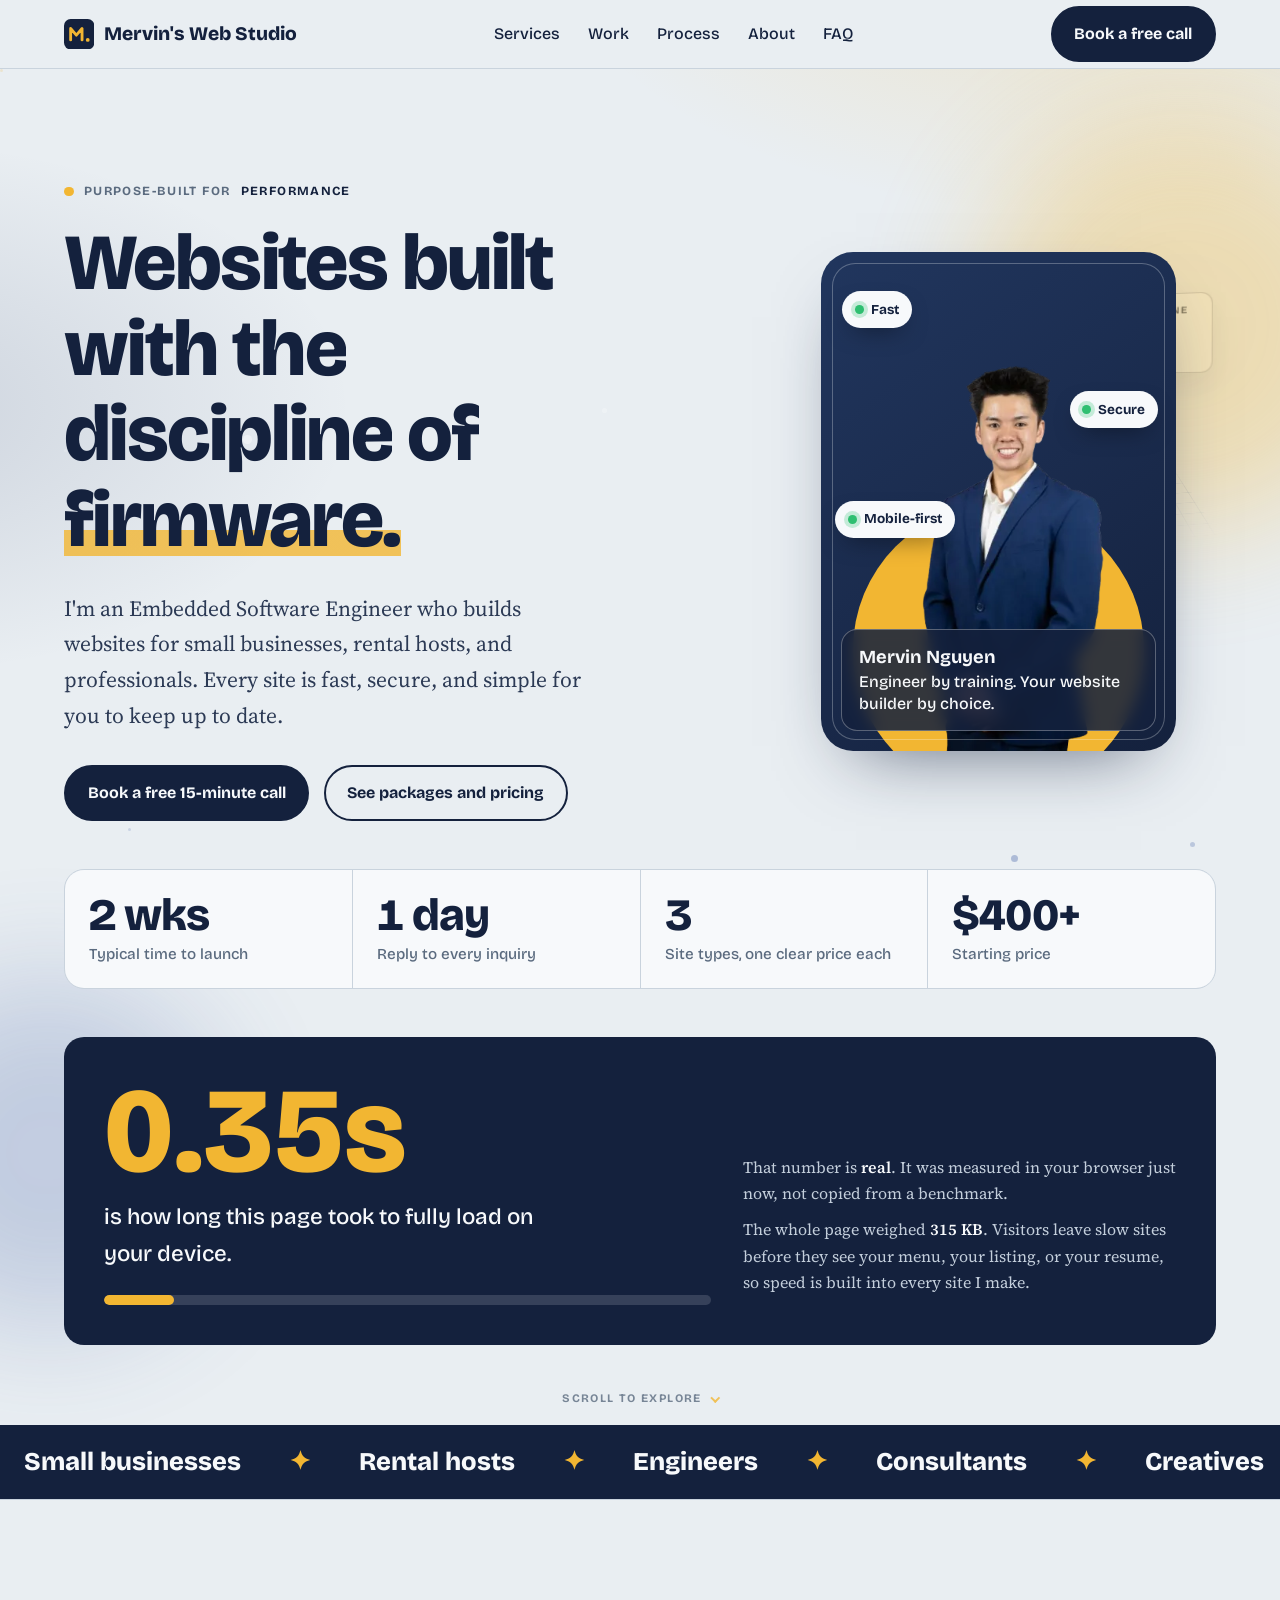
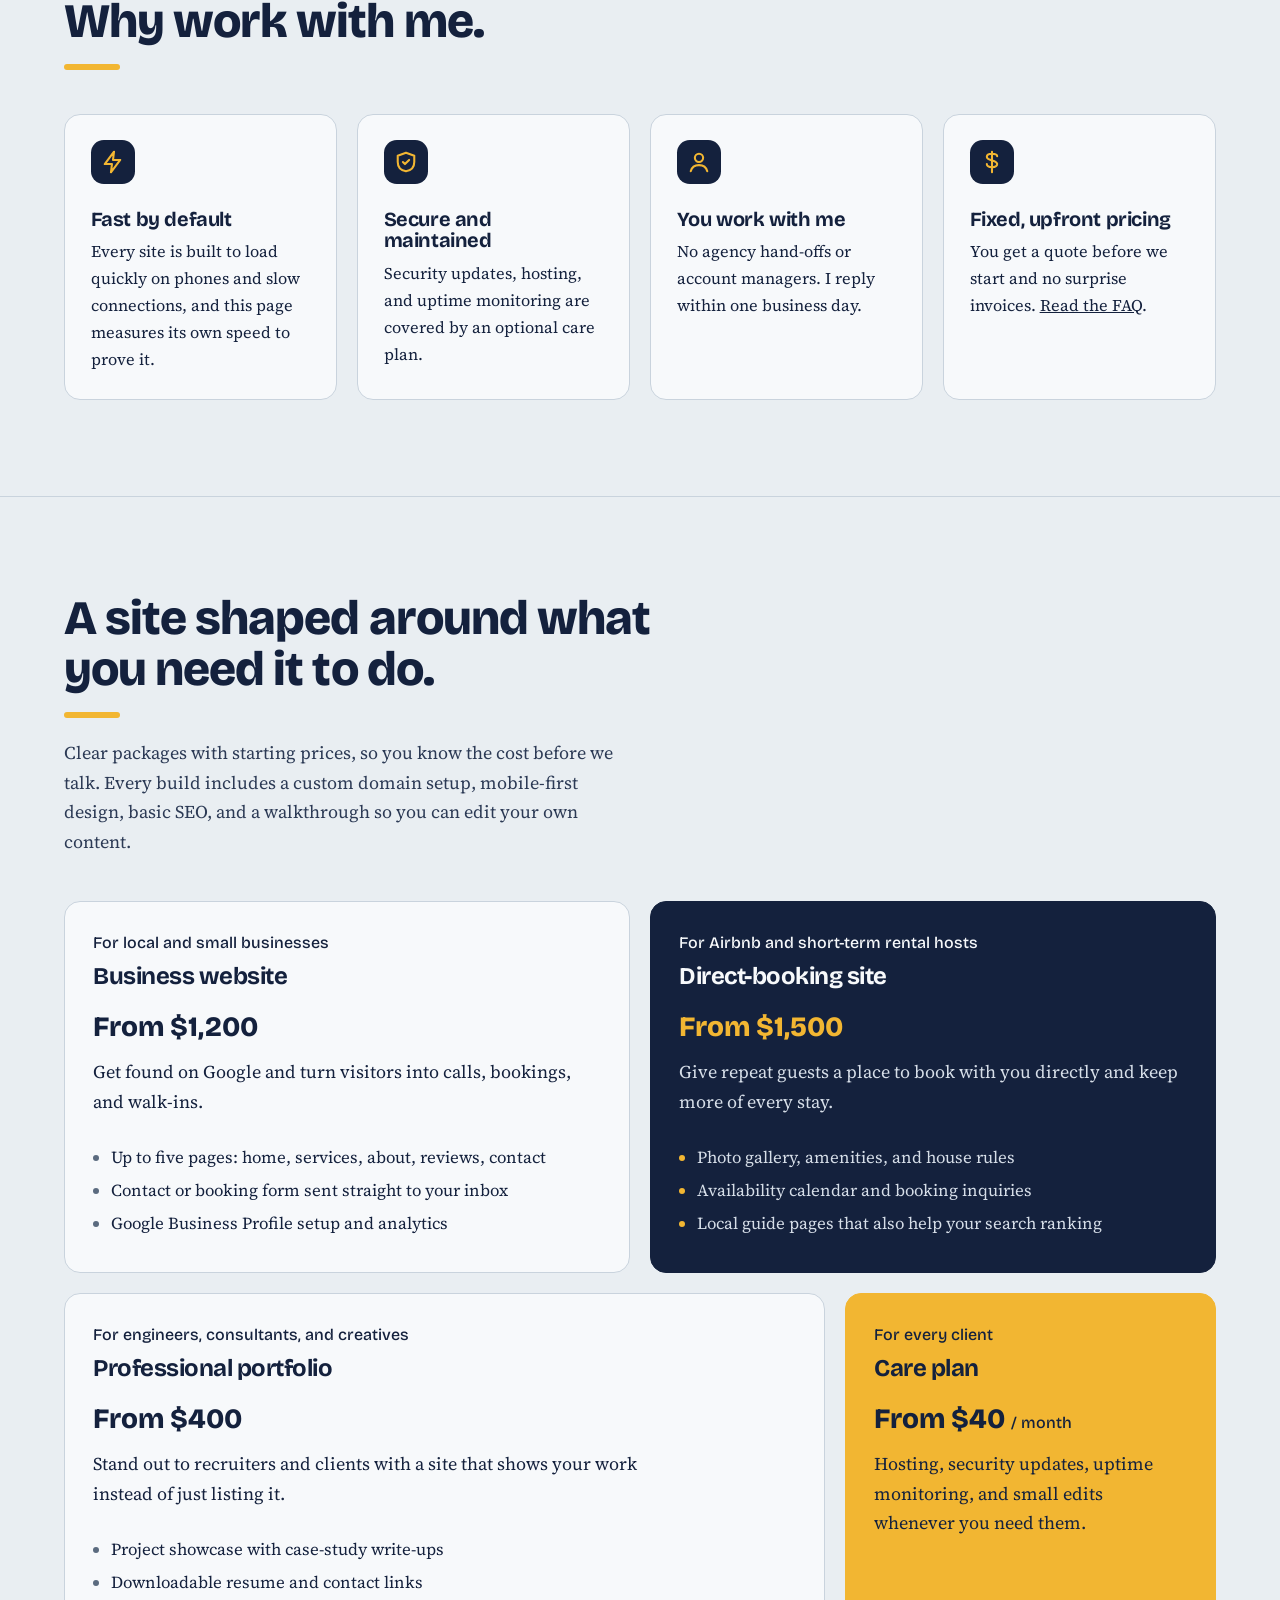
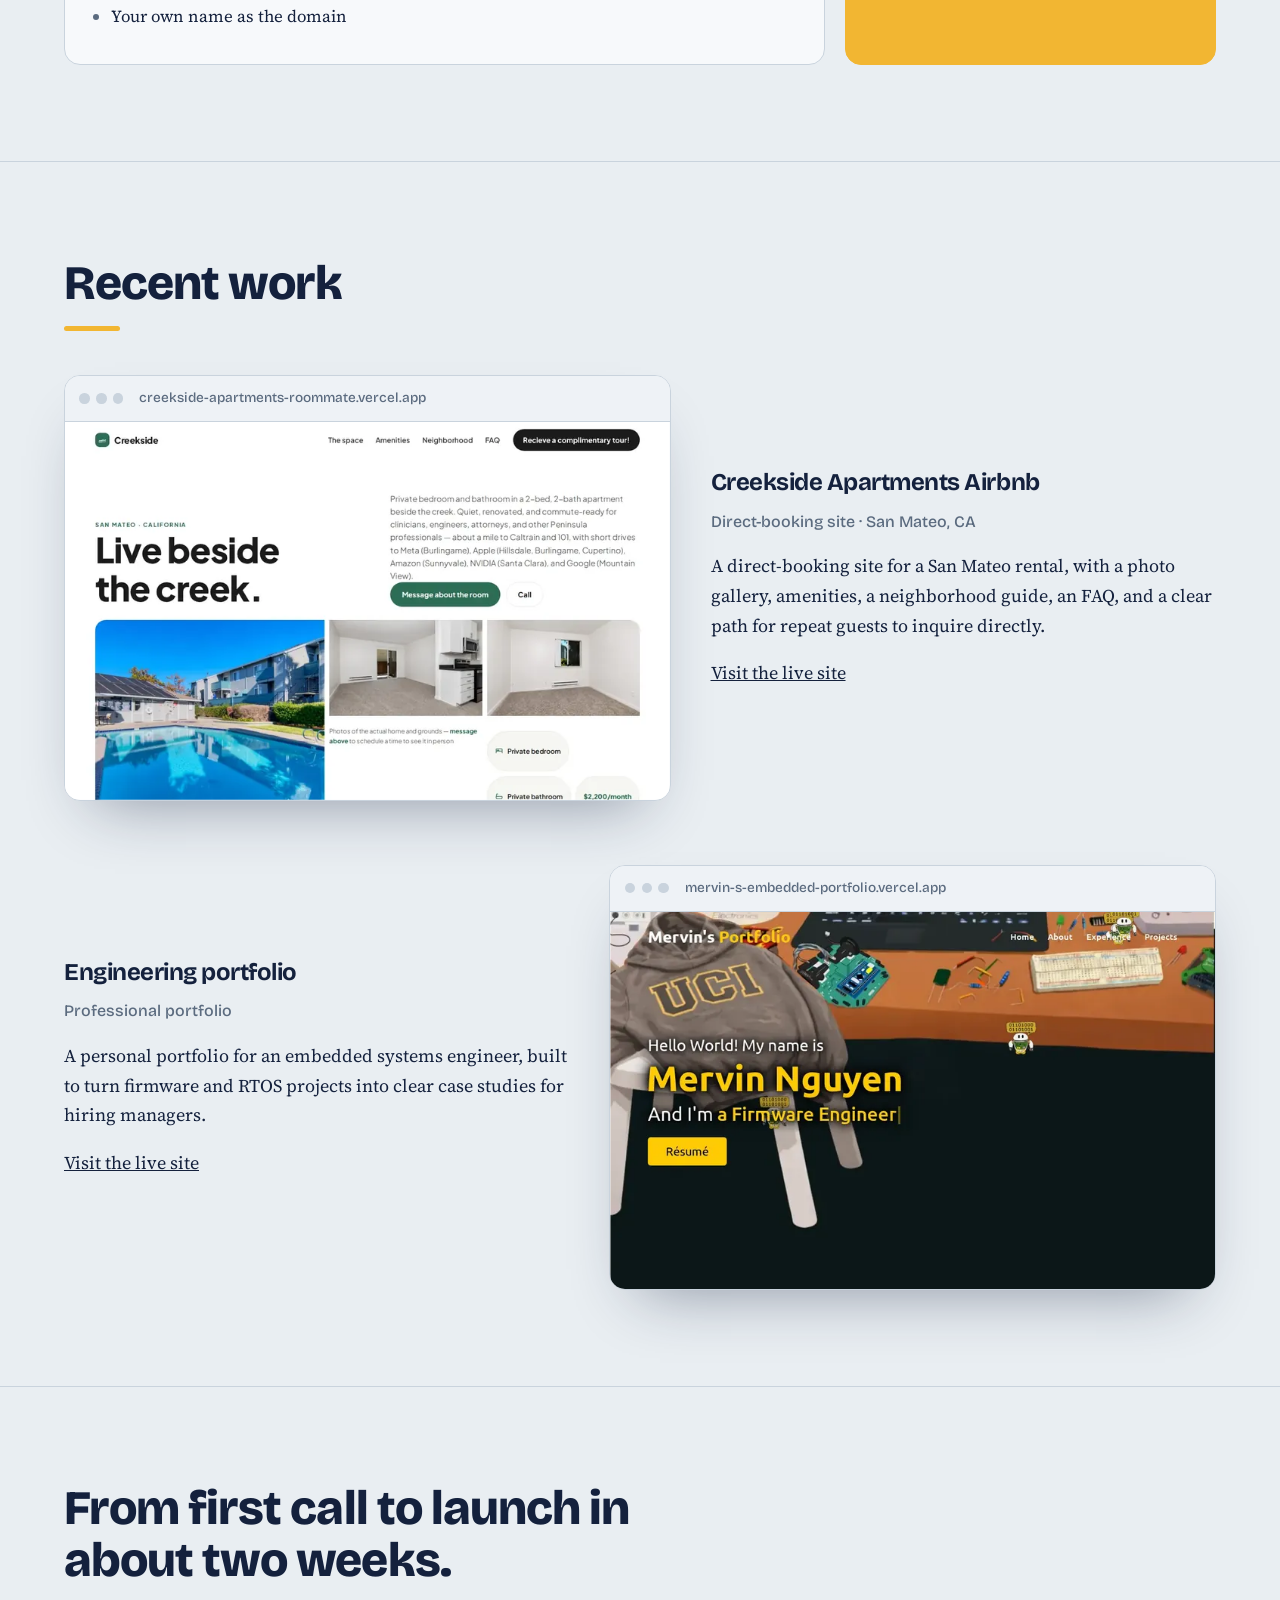
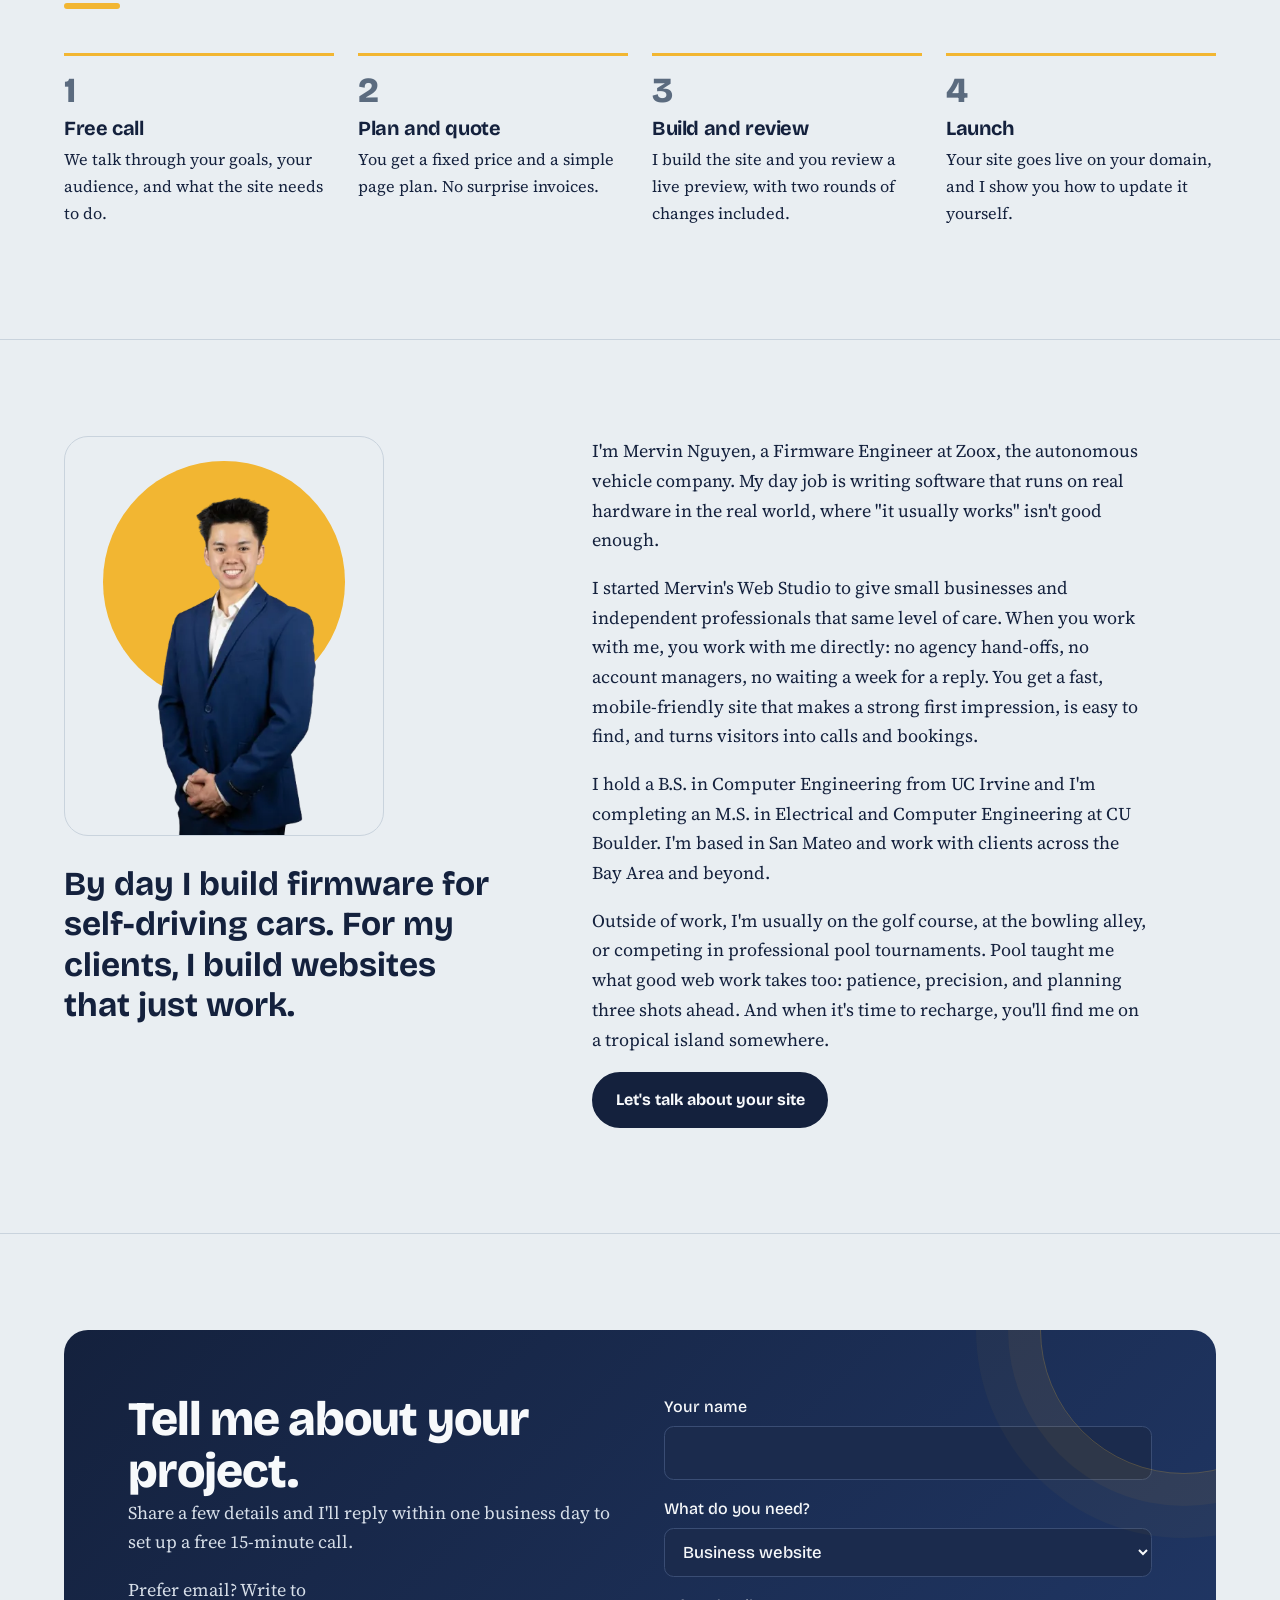
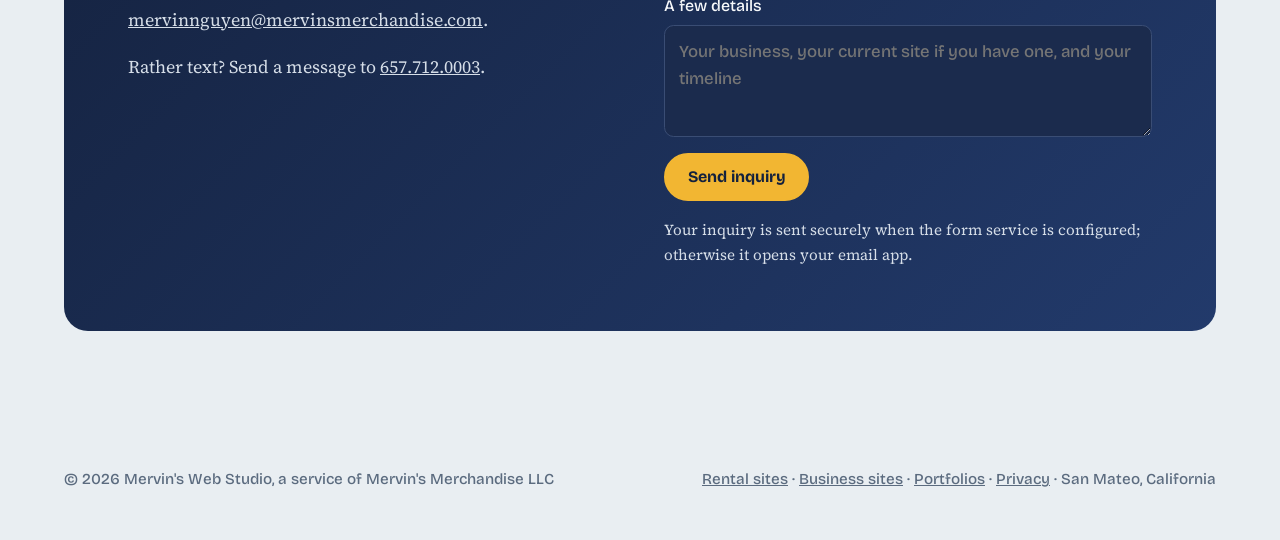
<file: index.html>
<!DOCTYPE html>
<html lang="en">
<head>
<meta charset="utf-8">
<meta name="viewport" content="width=device-width, initial-scale=1, viewport-fit=cover">
<title>Mervin's Web Studio | Fast, reliable websites for businesses, hosts, and professionals</title>
<meta name="description" content="Custom websites built by a firmware engineer. Business sites, direct-booking sites for rental hosts, and professional portfolios. Fast, secure, and easy to maintain.">
<meta property="og:title" content="Mervin's Web Studio">
<meta property="og:description" content="Fast, reliable websites for small businesses, rental hosts, and professionals.">
<meta property="og:url" content="https://mervinswebstudio.com/">
<link rel="canonical" href="https://mervinswebstudio.com/">
<meta property="og:type" content="website">
<meta property="og:site_name" content="Mervin's Web Studio">
<meta property="og:locale" content="en_US">
<meta property="og:image" content="https://mervinswebstudio.com/images/social-preview.svg">
<meta property="og:image:alt" content="Mervin's Web Studio creates fast, reliable websites">
<meta property="og:image:width" content="1200">
<meta property="og:image:height" content="630">
<meta name="twitter:card" content="summary_large_image">
<meta name="twitter:title" content="Mervin's Web Studio | Fast, reliable websites">
<meta name="twitter:description" content="Fast, reliable websites for small businesses, rental hosts, and professionals.">
<meta name="twitter:image" content="https://mervinswebstudio.com/images/social-preview.svg">
<meta name="twitter:image:alt" content="Mervin's Web Studio creates fast, reliable websites">
<link rel="preload" as="image" href="images/mervin-nguyen.webp" fetchpriority="high">
<link rel="preload" href="fonts/bricolage-grotesque-latin.woff2" as="font" type="font/woff2" crossorigin>
<link rel="preload" href="fonts/source-serif-4-latin.woff2" as="font" type="font/woff2" crossorigin>
<script type="application/ld+json">{"@context":"https://schema.org","@type":"ProfessionalService","name":"Mervin's Web Studio","url":"https://mervinswebstudio.com/","description":"Custom websites for small businesses, rental hosts, and professionals.","email":"mervinnguyen@mervinsmerchandise.com","image":"https://mervinswebstudio.com/images/mervin-nguyen.webp","founder":{"@type":"Person","name":"Mervin Nguyen"},"areaServed":"US","serviceType":["Web design","Website development","Direct-booking websites"]}</script>
<meta name="theme-color" content="#14213D">
<link rel="icon" href="data:image/svg+xml,<svg xmlns='http://www.w3.org/2000/svg' viewBox='0 0 64 64'><rect width='64' height='64' rx='14' fill='%2314213D'/><path d='M14 44V20l12 14 12-14v24' fill='none' stroke='%23F2B632' stroke-width='6' stroke-linecap='round' stroke-linejoin='round'/><circle cx='50' cy='44' r='4' fill='%23F2B632'/></svg>">
<link rel="stylesheet" href="fonts.css">
<style>
  :root {
    --fog: #E9EEF2;
    --paper: #F7F9FB;
    --harbor: #14213D;
    --slate: #5B6B7F;
    --marigold: #F2B632;
    --line: #C9D3DD;
    --display: "Bricolage Grotesque", "Helvetica Neue", Arial, sans-serif;
    --body: "Source Serif 4", Georgia, "Times New Roman", serif;
    --wrap: 72rem;
    box-sizing: border-box;
    padding-top: env(safe-area-inset-top, 0px);
    padding-bottom: env(safe-area-inset-bottom, 0px);
  }
  *, *::before, *::after { box-sizing: inherit; }
  html { scroll-behavior: smooth; scroll-padding-top: calc(4.5rem + env(safe-area-inset-top, 0px)); }
  @media (prefers-reduced-motion: reduce) { html { scroll-behavior: auto; } * { transition: none !important; animation: none !important; } }
  body {
    margin: 0;
    background: var(--fog);
    color: var(--harbor);
    font-family: var(--body);
    font-size: 1.125rem;
    line-height: 1.65;
    -webkit-font-smoothing: antialiased;
  }
  img { max-width: 100%; }
  a { color: inherit; }
  :focus-visible { outline: 3px solid var(--marigold); outline-offset: 3px; border-radius: 4px; }
  .wrap { width: min(var(--wrap), 100% - 2.5rem); margin-inline: auto; }
  h1, h2, h3 { font-family: var(--display); line-height: 1.08; margin: 0; letter-spacing: -0.02em; }
  h2 { font-size: clamp(2rem, 4.5vw, 3rem); font-weight: 800; max-width: 20ch; }
  h3 { font-size: 1.5rem; font-weight: 700; }
  p { margin: 0 0 1em; max-width: 62ch; }
  .motion-ready [data-reveal="up"] {
    opacity: 0; transform: translateY(1.25rem);
    transition: opacity 700ms ease, transform 700ms cubic-bezier(.2, .7, .2, 1);
    transition-delay: var(--reveal-delay, 0ms);
  }
  .motion-ready [data-reveal="up"].is-visible { opacity: 1; transform: translateY(0); }
  @media (max-width: 560px) {
    .motion-ready [data-reveal="up"] { transition-duration: 550ms; }
  }

  /* Header */
  .top {
    position: sticky; top: env(safe-area-inset-top, 0px); z-index: 10;
    background: rgba(233, 238, 242, 0.92);
    backdrop-filter: blur(8px);
    border-bottom: 1px solid var(--line);
  }
  .top .wrap { display: flex; align-items: center; justify-content: space-between; height: 4.25rem; gap: 1rem; }
  .brand { font-family: var(--display); font-weight: 800; font-size: 1.2rem; text-decoration: none; display: flex; align-items: center; gap: .6rem; }
  .brand-mark { width: 1.9rem; height: 1.9rem; }
  .nav { display: flex; gap: 1.75rem; font-family: var(--display); font-weight: 500; font-size: 1rem; }
  .nav a { text-decoration: none; }
  .nav a:hover { text-decoration: underline; text-underline-offset: 4px; }
  .btn {
    display: inline-block; font-family: var(--display); font-weight: 700; font-size: 1rem;
    padding: .8rem 1.35rem; border-radius: 999px; text-decoration: none; border: 2px solid var(--harbor);
    background: var(--harbor); color: var(--paper); cursor: pointer;
  }
  .btn:hover { background: #1f3160; border-color: #1f3160; }
  .btn.ghost { background: transparent; color: var(--harbor); }
  .btn.ghost:hover { background: var(--harbor); color: var(--paper); }
  .menu-btn, .nav .nav-cta { display: none; }
  @media (max-width: 760px) {
    .top .wrap { height: 3.75rem; gap: .6rem; }
    .brand { font-size: 1.05rem; white-space: nowrap; margin-right: auto; }
    .brand-mark { width: 1.7rem; height: 1.7rem; }
    .top .btn { padding: .55rem 1rem; font-size: .92rem; white-space: nowrap; }
    .menu-btn {
      display: grid; place-items: center; width: 2.75rem; height: 2.75rem; flex: none;
      border: 1px solid var(--line); border-radius: .7rem; background: var(--paper); color: var(--harbor); cursor: pointer;
    }
    .menu-btn svg { width: 1.3rem; height: 1.3rem; }
    .menu-btn .close, .top.open .menu-btn .open { display: none; }
    .top.open .menu-btn .close { display: block; }
    .nav {
      display: none; position: absolute; top: 100%; left: 0; right: 0; flex-direction: column; gap: 0;
      background: var(--paper); border-bottom: 1px solid var(--line); box-shadow: 0 20px 30px -20px rgba(20, 33, 61, .35);
      padding: .5rem 1.25rem 1rem;
    }
    .top.open .nav { display: flex; }
    .nav a { padding: .9rem 0; font-size: 1.1rem; border-bottom: 1px solid var(--fog); }
    .nav a:last-child { border-bottom: 0; }
    .nav .nav-cta { display: block; margin-top: .75rem; padding: .9rem 1rem; text-align: center; color: var(--paper); }
  }
  @media (max-width: 480px) { .top .wrap > .btn { display: none; } }
  @media (max-width: 330px) { .brand-name { display: none; } }

  /* Hero */
  .hero { padding: clamp(3.5rem, 9vw, 7rem) 0 clamp(3rem, 7vw, 5rem); }
  .hero > .wrap { display: grid; grid-template-columns: minmax(0, 1.2fr) minmax(16rem, .8fr); align-items: center; gap: clamp(2rem, 5vw, 5rem); }
  .hero-kicker {
    display: flex; align-items: center; gap: .65rem; margin: 0 0 1.15rem;
    font-family: var(--display); font-size: .78rem; font-weight: 700;
    letter-spacing: .11em; text-transform: uppercase; color: var(--slate);
  }
  .hero-kicker::before { content: ""; width: .6rem; height: .6rem; border-radius: 50%; background: var(--marigold); }
  .hero h1 { font-size: clamp(2.7rem, 6.2vw, 5.6rem); font-weight: 800; max-width: 12ch; }
  .hero .lede { font-size: clamp(1.15rem, 2vw, 1.35rem); margin-top: 1.75rem; color: #2c3a55; max-width: 48ch; }
  .hero .actions { display: flex; flex-wrap: wrap; gap: .9rem; margin-top: 2rem; }
  .hero-portrait {
    position: relative; isolation: isolate; min-height: clamp(24rem, 39vw, 34rem);
    border-radius: 2rem; overflow: hidden;
    background: linear-gradient(145deg, #21365e, var(--harbor));
    box-shadow: 0 30px 70px -35px rgba(20, 33, 61, .7);
  }
  .hero-portrait::before {
    content: ""; position: absolute; z-index: -1; left: 9%; bottom: -9%;
    width: 82%; aspect-ratio: 1; border-radius: 50%; background: var(--marigold);
    animation: portrait-halo 7s ease-in-out infinite;
  }
  .hero-portrait::after {
    content: ""; position: absolute; z-index: 1; inset: .7rem; border: 1px solid rgba(247, 249, 251, .28);
    border-radius: 1.45rem; pointer-events: none;
    background: linear-gradient(115deg, transparent 25%, rgba(247, 249, 251, .16) 48%, transparent 70%) -120% 0 / 220% 100% no-repeat;
    animation: portrait-glint 9s ease-in-out infinite;
  }
  @keyframes portrait-halo { 50% { transform: scale(1.035); opacity: .85; } }
  @keyframes portrait-glint { 0%, 35% { background-position: -120% 0; } 70%, 100% { background-position: 120% 0; } }
  @media (prefers-reduced-motion: reduce) { .hero-portrait::before, .hero-portrait::after { animation: none; } }
  .hero-portrait img {
    position: absolute; bottom: 0; left: 50%; transform: translateX(-50%);
    width: min(90%, 25rem); height: 96%; object-fit: contain; object-position: bottom;
  }
  .hero-portrait figcaption {
    position: absolute; z-index: 2; left: 1.25rem; right: 1.25rem; bottom: 1.25rem;
    padding: .9rem 1.1rem; border: 1px solid rgba(247, 249, 251, .3);
    border-radius: 1rem; background: rgba(20, 33, 61, .86); color: var(--paper);
    font-family: var(--display); font-size: 1rem; line-height: 1.4;
    backdrop-filter: blur(8px);
  }
  .hero-portrait figcaption strong { display: block; font-size: 1.15rem; }
  @media (max-width: 760px) {
    .hero > .wrap { grid-template-columns: 1fr; }
    .hero h1 { max-width: 14ch; }
    .hero-portrait { width: min(100%, 28rem); min-height: 26rem; margin-inline: auto; }
  }

  /* Live measurement of this page's load time */
  .readout {
    grid-column: 1 / -1; margin-top: clamp(3rem, 7vw, 4.5rem);
    background: var(--harbor); color: var(--paper);
    border-radius: 1.25rem; padding: clamp(1.5rem, 4vw, 2.5rem);
    display: grid; grid-template-columns: 1.4fr 1fr; gap: 2rem; align-items: end;
  }
  .readout-time { font-family: var(--display); font-weight: 800; font-size: clamp(3.5rem, 11vw, 7.5rem); line-height: .9; color: var(--marigold); font-variant-numeric: tabular-nums; }
  .readout-sentence { font-family: var(--display); font-size: clamp(1.1rem, 2.2vw, 1.4rem); font-weight: 500; margin-top: .9rem; max-width: 30ch; }
  .readout-bar { height: .6rem; border-radius: 99px; background: rgba(247, 249, 251, .15); overflow: hidden; margin-top: 1.4rem; }
  .readout-bar span { display: block; height: 100%; width: 0; background: var(--marigold); border-radius: 99px; transition: width 900ms cubic-bezier(.2,.7,.2,1); }
  .readout-notes { font-size: 1rem; color: #c3cedb; }
  .readout-notes p { margin: 0 0 .6rem; }
  .readout-notes strong { color: var(--paper); font-weight: 600; }
  @media (max-width: 760px) { .readout { grid-template-columns: 1fr; } }

  /* Sections */
  section.block { padding: clamp(3.5rem, 8vw, 6rem) 0; border-top: 1px solid var(--line); }
  .intro { margin-top: 1.25rem; color: #2c3a55; }

  /* Services: deliberately uneven so each audience gets its own shape */
  .services { display: grid; grid-template-columns: repeat(6, 1fr); gap: 1.25rem; margin-top: 2.75rem; }
  .svc { background: var(--paper); border: 1px solid var(--line); border-radius: 1rem; padding: 1.75rem; display: flex; flex-direction: column; }
  .svc.business { grid-column: span 3; }
  .svc.rental { grid-column: span 3; background: var(--harbor); color: var(--paper); border-color: var(--harbor); }
  .svc.rental .price, .svc.rental li::marker { color: var(--marigold); }
  .svc.rental p, .svc.rental li { color: #d6dee8; }
  .svc.portfolio { grid-column: span 4; }
  .svc.care { grid-column: span 2; background: var(--marigold); border-color: var(--marigold); }
  .svc .for { font-family: var(--display); font-weight: 500; font-size: 1rem; margin-bottom: .5rem; }
  .svc .price { font-family: var(--display); font-weight: 800; font-size: 1.75rem; margin: .9rem 0 .4rem; }
  .svc .price small { font-size: 1rem; font-weight: 500; }
  .svc ul { margin: .6rem 0 0; padding-left: 1.1rem; font-size: 1.05rem; }
  .svc li { margin-bottom: .35rem; }
  .svc li::marker { color: var(--slate); }
  @media (max-width: 900px) { .svc.business, .svc.rental, .svc.portfolio, .svc.care { grid-column: span 6; } }

  /* Work */
  .work { display: grid; grid-template-columns: 1.2fr 1fr; gap: 2.5rem; margin-top: 2.75rem; align-items: center; }
  .shot {
    background: var(--paper); border: 1px solid var(--line); border-radius: 1rem; overflow: hidden;
    box-shadow: 0 30px 60px -30px rgba(20, 33, 61, .45);
  }
  .shot-bar { display: flex; align-items: center; gap: .4rem; padding: .7rem .9rem; border-bottom: 1px solid var(--line); background: #eef2f6; }
  .shot-bar i { width: .65rem; height: .65rem; border-radius: 50%; background: var(--line); display: block; }
  .shot-bar span { margin-left: .6rem; font-family: var(--display); font-size: .85rem; color: var(--slate); }
  .shot img { display: block; width: 100%; height: auto; transition: transform 600ms cubic-bezier(.2, .7, .2, 1); }
  .shot { display: block; text-decoration: none; }
  .shot:hover img { transform: scale(1.04); }
  .work + .work { margin-top: 4rem; }
  .work.flip { grid-template-columns: 1fr 1.2fr; }
  .work.flip .shot { order: 2; }
  .work h3 { margin-bottom: .8rem; }
  .work .meta { font-family: var(--display); color: var(--slate); font-size: 1rem; margin-bottom: 1rem; }
  @media (max-width: 860px) { .work, .work.flip { grid-template-columns: 1fr; } .work.flip .shot { order: 0; } .work + .work { margin-top: 3rem; } }

  /* Process: a real sequence, so numbers earn their place */
  .steps { list-style: none; padding: 0; margin: 2.75rem 0 0; display: grid; grid-template-columns: repeat(4, 1fr); gap: 1.5rem; counter-reset: step; }
  .quotes { display: grid; grid-template-columns: repeat(auto-fit, minmax(18rem, 1fr)); gap: 1.5rem; margin: 2.5rem 0 0; }
  .quotes figure { margin: 0; background: var(--paper); border: 1px solid var(--line); border-radius: 1rem; padding: 1.75rem; }
  .quotes blockquote { margin: 0 0 1rem; font-size: 1.2rem; line-height: 1.5; }
  .quotes figcaption { font-family: var(--display); font-weight: 700; font-size: 1rem; }
  .quotes figcaption span { display: block; font-weight: 500; color: var(--slate); }
  .steps li { counter-increment: step; border-top: 3px solid var(--harbor); padding-top: 1.1rem; }
  .steps li::before { content: counter(step); font-family: var(--display); font-weight: 800; font-size: 2.2rem; line-height: 1; display: block; margin-bottom: .6rem; color: var(--slate); }
  .steps h3 { font-size: 1.25rem; margin-bottom: .4rem; }
  .steps p { font-size: 1.02rem; }
  @media (max-width: 860px) { .steps { grid-template-columns: repeat(2, 1fr); } }
  @media (max-width: 520px) { .steps { grid-template-columns: 1fr; } }

  /* About */
  .about { display: grid; grid-template-columns: 1fr 1.3fr; gap: 3rem; align-items: start; }
  .about .portrait { position: relative; margin: 0 0 1.75rem; max-width: 20rem; aspect-ratio: 4 / 5; border-radius: 1.5rem; overflow: hidden; background: var(--fog); border: 1px solid var(--line); display: flex; align-items: flex-end; justify-content: center; }
  .about .portrait::before { content: ""; position: absolute; left: 12%; top: 6%; width: 76%; aspect-ratio: 1; border-radius: 50%; background: var(--marigold); }
  .about .portrait img { position: relative; width: 88%; height: auto; display: block; }
  .about blockquote { margin: 0; font-family: var(--display); font-weight: 700; font-size: clamp(1.5rem, 3vw, 2.1rem); line-height: 1.2; max-width: 20ch; }
  @media (max-width: 860px) { .about { grid-template-columns: 1fr; gap: 1.5rem; } }

  /* Contact */
  .contact { background: var(--harbor); color: var(--paper); border-radius: 1.5rem; padding: clamp(2rem, 6vw, 4rem); display: grid; grid-template-columns: 1fr 1fr; gap: 3rem; }
  .contact h2 { color: var(--paper); }
  .contact p { color: #d6dee8; }
  form { display: grid; gap: 1rem; }
  label { font-family: var(--display); font-weight: 500; font-size: 1rem; display: grid; gap: .35rem; }
  input, select, textarea {
    font: inherit; font-size: 1.05rem; padding: .75rem .9rem; border-radius: .6rem;
    border: 1px solid #3a4d74; background: #1b2b4d; color: var(--paper); width: 100%;
  }
  textarea { min-height: 7rem; resize: vertical; }
  .contact .btn { background: var(--marigold); border-color: var(--marigold); color: var(--harbor); justify-self: start; }
  .contact .btn:hover { background: #ffc94d; border-color: #ffc94d; }
  .form-note { font-size: .95rem; color: #aebbd0; margin: 0; }
  .form-note.error { color: #ffb4a8; }
  .form-note.ok { color: #9fe3b4; }
  .contact input[aria-invalid="true"] { border-color: #ff8a7a; outline-color: #ff8a7a; }
  .sticky-cta { display: none; }
  @media (max-width: 760px) {
    .sticky-cta {
      display: block; position: fixed; left: 1rem; right: 5rem; bottom: calc(1rem + env(safe-area-inset-bottom, 0px)); z-index: 40;
      text-align: center; box-shadow: 0 10px 30px -10px rgba(20,33,61,.6);
      transform: translateY(140%); transition: transform .3s ease;
    }
    .sticky-cta.show { transform: none; }
  }
  @media (max-width: 860px) { .contact { grid-template-columns: 1fr; } }

  footer { padding: 2.5rem 0 3rem; font-family: var(--display); font-size: .95rem; color: var(--slate); }
  footer .wrap { display: flex; flex-wrap: wrap; justify-content: space-between; gap: 1rem; }

  /* Phones */
  .contact > * { min-width: 0; }
  .contact a { overflow-wrap: anywhere; }
  @media (max-width: 560px) {
    body { font-size: 1.0625rem; }
    .hero .actions .btn, .about .btn, .contact .btn { display: block; width: 100%; text-align: center; padding-block: .95rem; }
    .contact .btn { justify-self: stretch; }
    .svc { padding: 1.4rem; }
    .about .portrait { max-width: 17rem; margin-inline: auto; }
    .contact { padding: 1.75rem 1.25rem; border-radius: 1.25rem; gap: 2rem; }
    .contact h2 { margin-bottom: .75rem; }
    footer .wrap { flex-direction: column; gap: .5rem; }
  }

  /* Advanced polish: progress, hero depth, motion, interaction */
  .progress { position: fixed; inset: 0 0 auto 0; height: 3px; z-index: 30; pointer-events: none; transform-origin: 0 50%; transform: scaleX(var(--p, 0)); background: linear-gradient(90deg, var(--marigold), #ffdd8a); }
  .top { transition: box-shadow 300ms ease, background 300ms ease; }
  .top.scrolled { background: rgba(247, 249, 251, .94); box-shadow: 0 12px 30px -20px rgba(20, 33, 61, .45); }
  .nav a { position: relative; }
  .nav a:not(.btn)::after { content: ""; position: absolute; left: 0; right: 0; bottom: -.35rem; height: 3px; border-radius: 3px; background: var(--marigold); transform: scaleX(0); transform-origin: left; transition: transform 220ms ease; }
  .nav a:not(.btn):hover::after, .nav a.active::after { transform: scaleX(1); }
  .btn { transition: transform 220ms ease, background 200ms ease, border-color 200ms ease, box-shadow 200ms ease; }
  .btn:hover { box-shadow: 0 14px 26px -14px rgba(20, 33, 61, .65); }
  .hero .actions .btn:first-child { animation: ring 2.8s ease-out infinite; }
  @keyframes ring { 0% { box-shadow: 0 0 0 0 rgba(242, 182, 50, .6); } 70%, 100% { box-shadow: 0 0 0 .9rem rgba(242, 182, 50, 0); } }

  .hero {
    position: relative; overflow: clip;
    background:
      radial-gradient(60rem 30rem at 88% -10%, rgba(242, 182, 50, .22), transparent 60%),
      radial-gradient(50rem 28rem at -10% 25%, rgba(31, 49, 96, .14), transparent 60%);
  }
  .hero::before {
    content: ""; position: absolute; inset: 0; pointer-events: none; opacity: var(--glow, 0); transition: opacity 400ms ease;
    background: radial-gradient(24rem circle at var(--mx, 70%) var(--my, 30%), rgba(242, 182, 50, .2), transparent 62%);
  }
  .hero > .wrap { position: relative; z-index: 1; row-gap: clamp(2rem, 4vw, 3rem); }
  .orb { position: absolute; z-index: 0; border-radius: 50%; filter: blur(60px); pointer-events: none; translate: 0 var(--py, 0px); }
  .orb.o1 { width: 26rem; height: 26rem; right: -7rem; top: 3rem; background: var(--marigold); opacity: .32; animation: drift 14s ease-in-out infinite alternate; }
  .orb.o2 { width: 22rem; height: 22rem; left: -8rem; bottom: 6rem; background: #3b5aa3; opacity: .22; animation: drift 18s ease-in-out infinite alternate-reverse; }
  @keyframes drift { to { transform: translate3d(2.5rem, -1.5rem, 0) scale(1.12); } }

  .rot { display: inline-block; color: var(--harbor); transition: opacity 350ms ease, transform 350ms ease; }
  .rot.swap { opacity: 0; transform: translateY(.5em); }
  .hero .hero-kicker { align-items: baseline; flex-wrap: wrap; }
  .hero .hero-kicker::before { align-self: center; }
  .hero .hero-kicker::before { animation: status-pulse 2.4s ease-in-out infinite; }
  @keyframes status-pulse {
    0%, 100% { box-shadow: 0 0 0 0 rgba(242, 182, 50, .45); }
    50% { box-shadow: 0 0 0 .45rem rgba(242, 182, 50, 0); }
  }

  .hl { background: linear-gradient(transparent 62%, rgba(242, 182, 50, .8) 62% 92%, transparent 92%) no-repeat; background-size: 100% 100%; -webkit-box-decoration-break: clone; box-decoration-break: clone; transition: background-size 900ms cubic-bezier(.2, .7, .2, 1) 700ms; }
  .motion-ready .hl { background-size: 0% 100%; }
  .motion-ready .is-visible .hl { background-size: 100% 100%; }
  .w { display: inline-block; overflow: hidden; vertical-align: bottom; padding-bottom: .16em; margin-bottom: -.16em; }
  .w > span { display: inline-block; transform: translateY(115%); transition: transform 800ms cubic-bezier(.2, .7, .2, 1) calc(var(--i, 0) * 70ms + 150ms); }
  .is-visible .w > span { transform: none; }
  .w > .hl { transform: translateY(115%); display: inline-block; transition: transform 800ms cubic-bezier(.2, .7, .2, 1) calc(var(--i, 0) * 70ms + 150ms), background-size 900ms cubic-bezier(.2, .7, .2, 1) 900ms; }
  .is-visible .w > .hl { transform: none; }

  .hero-portrait img { transform: translateX(-50%) translate(var(--tx, 0px), var(--ty, 0px)); transition: transform 250ms ease-out; }
  .chip {
    position: absolute; z-index: 2; display: flex; align-items: center; gap: .45rem; padding: .45rem .8rem; border-radius: 99px;
    background: var(--paper); color: var(--harbor); font-family: var(--display); font-weight: 700; font-size: .85rem;
    box-shadow: 0 10px 25px -10px rgba(0, 0, 0, .5); animation: bob 5s ease-in-out infinite;
  }
  .chip i { width: .55rem; height: .55rem; border-radius: 50%; background: #2fbf71; box-shadow: 0 0 0 .25rem rgba(47, 191, 113, .25); }
  .chip.c1 { top: 8%; left: 6%; }
  .chip.c2 { top: 28%; right: 5%; animation-delay: -1.7s; }
  .chip.c3 { top: 50%; left: 4%; animation-delay: -3.2s; }
  @keyframes bob { 50% { transform: translateY(-.6rem); } }

  .stats { grid-column: 1 / -1; display: grid; grid-template-columns: repeat(4, 1fr); gap: 1px; background: var(--line); border: 1px solid var(--line); border-radius: 1.25rem; overflow: hidden; }
  .stat { background: var(--paper); padding: 1.4rem 1.5rem; }
  .stat b { display: block; font-family: var(--display); font-weight: 800; font-size: clamp(2rem, 4vw, 2.8rem); line-height: 1; letter-spacing: -.02em; font-variant-numeric: tabular-nums; }
  .stat span { display: block; margin-top: .5rem; font-family: var(--display); font-size: .95rem; color: var(--slate); line-height: 1.3; }
  .hero > .wrap > .readout { margin-top: 0; }

  .marquee { background: var(--harbor); color: var(--paper); overflow: hidden; padding: 1rem 0; }
  .marquee-track { display: flex; flex-wrap: wrap; justify-content: center; }
  .marquee-track span { font-family: var(--display); font-weight: 800; font-size: clamp(1.1rem, 2.4vw, 1.6rem); padding: 0 1.5rem; white-space: nowrap; }
  .marquee-track span::after { content: "\2726"; color: var(--marigold); margin-left: 3rem; }
  .motion-ready .marquee-track { flex-wrap: nowrap; justify-content: flex-start; width: max-content; animation: marquee 34s linear infinite; }
  .motion-ready .marquee:hover .marquee-track { animation-play-state: paused; }
  @keyframes marquee { to { transform: translateX(-50%); } }

  section.block .wrap > h2::after { content: ""; display: block; width: 3.5rem; height: .35rem; border-radius: 99px; background: var(--marigold); margin-top: 1rem; transition: width 800ms cubic-bezier(.2, .7, .2, 1) 300ms; }
  .motion-ready section.block .wrap > h2::after { width: 0; }
  .motion-ready section.block .wrap > h2.is-visible::after { width: 3.5rem; }

  .svc { position: relative; overflow: hidden; }
  .svc::after { content: ""; position: absolute; inset: 0; pointer-events: none; opacity: 0; transition: opacity 300ms ease; background: radial-gradient(18rem circle at var(--mx, 50%) var(--my, 50%), rgba(242, 182, 50, .24), transparent 65%); }
  .svc:hover::after { opacity: 1; }
  .svc:hover { box-shadow: 0 26px 50px -28px rgba(20, 33, 61, .6); }
  .svc::before {
    content: ""; position: absolute; inset: 0 0 auto; height: 3px; z-index: 1;
    background: linear-gradient(90deg, transparent, var(--marigold), transparent);
    transform: translateX(-100%); transition: transform 650ms cubic-bezier(.2, .7, .2, 1);
  }
  .svc:hover::before { transform: translateX(100%); }
  .svc > * { position: relative; z-index: 2; }
  .shot:hover { box-shadow: 0 36px 70px -30px rgba(20, 33, 61, .55); }
  .shot { position: relative; overflow: hidden; }
  .shot::after {
    content: ""; position: absolute; inset: 0; pointer-events: none; opacity: 0;
    background: linear-gradient(110deg, transparent 30%, rgba(255,255,255,.32) 48%, transparent 66%);
    transform: translateX(-100%); transition: opacity 200ms ease, transform 750ms ease;
  }
  .shot:hover::after { opacity: 1; transform: translateX(100%); }
  .motion-ready .shot img {
    clip-path: inset(0 100% 0 0);
    transition: clip-path 900ms cubic-bezier(.2, .7, .2, 1), transform 600ms cubic-bezier(.2, .7, .2, 1);
  }
  .motion-ready .shot.is-visible img { clip-path: inset(0 0 0 0); }
  .motion-ready .shot.is-visible:hover img { transform: scale(1.04); }
  .motion-ready .readout-bar span { transform: scaleX(0); transform-origin: left; transition: transform 1200ms cubic-bezier(.2, .7, .2, 1) 350ms; }
  .motion-ready .readout.is-visible .readout-bar span { transform: scaleX(1); }
  .motion-ready .contact { position: relative; overflow: hidden; }
  .motion-ready .contact::before {
    content: ""; position: absolute; width: 18rem; height: 18rem; right: -7rem; top: -9rem;
    border-radius: 50%; border: 1px solid rgba(242, 182, 50, .25);
    box-shadow: 0 0 0 2rem rgba(242, 182, 50, .05), 0 0 0 4rem rgba(242, 182, 50, .035);
    animation: contact-orbit 12s linear infinite; pointer-events: none;
  }
  @keyframes contact-orbit { to { transform: rotate(360deg); } }
  @media (prefers-reduced-motion: reduce) {
    .hero .hero-kicker::before, .contact::before { animation: none; }
  }

  .steps li { position: relative; }
  .steps li::before { transition: color 250ms ease, transform 350ms cubic-bezier(.2, .7, .2, 1); transform-origin: left bottom; }
  .steps li:hover::before { color: var(--marigold); transform: translateY(-.15rem) scale(1.08); }
  .motion-ready .steps li::after { content: ""; position: absolute; left: 0; right: 0; top: -3px; height: 3px; background: var(--marigold); transform: scaleX(0); transform-origin: 0 50%; transition: transform 900ms cubic-bezier(.2, .7, .2, 1) calc(var(--reveal-delay, 0ms) + 250ms); }
  .motion-ready .steps li.is-visible::after { transform: scaleX(1); }

  .contact { background: linear-gradient(135deg, var(--harbor), #223a6b); }
  input:focus, select:focus, textarea:focus { outline: none; border-color: var(--marigold); box-shadow: 0 0 0 3px rgba(242, 182, 50, .3); }

  .why { display: grid; grid-template-columns: repeat(4, 1fr); gap: 1.25rem; margin-top: 2.75rem; }
  .why .card { background: var(--paper); border: 1px solid var(--line); border-radius: 1rem; padding: 1.6rem; transition: transform 250ms ease, box-shadow 250ms ease; }
  .why .card:hover { transform: translateY(-.35rem); box-shadow: 0 26px 50px -28px rgba(20, 33, 61, .6); }
  .why .card svg { width: 2.75rem; height: 2.75rem; padding: .6rem; border-radius: .8rem; background: var(--harbor); color: var(--marigold); margin-bottom: 1rem; transition: transform 250ms cubic-bezier(.2, .7, .2, 1), background 250ms ease; }
  .why .card:hover svg { transform: translateY(-.2rem) rotate(-6deg); background: #1f3160; }
  .why .card h3 { font-size: 1.25rem; margin-bottom: .5rem; }
  .why .card p { font-size: 1.02rem; margin: 0; }
  @media (max-width: 1000px) { .why { grid-template-columns: repeat(2, 1fr); } }
  @media (max-width: 520px) { .why { grid-template-columns: 1fr; } }

  @media (max-width: 760px) {
    .stats { grid-template-columns: repeat(2, 1fr); }
    .nav a.active::after { display: none; }
    .nav a.active { font-weight: 700; }
    .orb.o1 { width: 16rem; height: 16rem; }
    .orb.o2 { display: none; }
    .chip.c3 { display: none; }
  }
</style>
</head>
<body>

<div class="progress" aria-hidden="true"></div>

<header class="top">
  <div class="wrap">
    <a class="brand" href="#top" aria-label="Mervin's Web Studio home">
      <svg class="brand-mark" viewBox="0 0 64 64" aria-hidden="true"><rect width="64" height="64" rx="14" fill="#14213D"/><path d="M14 44V20l12 14 12-14v24" fill="none" stroke="#F2B632" stroke-width="6" stroke-linecap="round" stroke-linejoin="round"/><circle cx="50" cy="44" r="4" fill="#F2B632"/></svg>
      <span class="brand-name">Mervin's Web Studio</span>
    </a>
    <nav class="nav" id="site-nav" aria-label="Main">
      <a href="#services">Services</a>
      <a href="#work">Work</a>
      <a href="#process">Process</a>
      <a href="#about">About</a>
      <a href="faq.html">FAQ</a>
      <a class="btn nav-cta" href="#contact">Book a free call</a>
    </nav>
    <a class="btn" href="#contact">Book a free call</a>
    <button class="menu-btn" type="button" aria-controls="site-nav" aria-expanded="false" aria-label="Open menu">
      <svg class="open" viewBox="0 0 24 24" fill="none" stroke="currentColor" stroke-width="2.2" stroke-linecap="round" aria-hidden="true"><path d="M4 7h16M4 12h16M4 17h16"/></svg>
      <svg class="close" viewBox="0 0 24 24" fill="none" stroke="currentColor" stroke-width="2.2" stroke-linecap="round" aria-hidden="true"><path d="M6 6l12 12M18 6L6 18"/></svg>
    </button>
  </div>
</header>

<main id="top">
  <section class="hero">
    <div class="orb o1" data-speed="0.12" aria-hidden="true"></div>
    <div class="orb o2" data-speed="-0.08" aria-hidden="true"></div>
    <div class="wrap">
      <div class="hero-copy">
        <p class="hero-kicker">Purpose-built for <span class="rot" id="rot" data-words="performance|small businesses|rental hosts|professionals">performance</span></p>
        <h1>Websites built with the discipline of <span class="hl">firmware.</span></h1>

        <p class="lede">I'm an Embedded Software Engineer who builds websites for small businesses, rental hosts, and professionals. Every site is fast, secure, and simple for you to keep up to date.</p>
        <div class="actions">
          <a class="btn" href="#contact">Book a free 15-minute call</a>
          <a class="btn ghost" href="#services">See packages and pricing</a>
        </div>
      </div>

      <figure class="hero-portrait">
        <img src="images/mervin-nguyen.webp" alt="Mervin Nguyen, the engineer and website builder behind Mervin's Web Studio" width="408" height="612" fetchpriority="high">
        <span class="chip c1" aria-hidden="true"><i></i>Fast</span>
        <span class="chip c2" aria-hidden="true"><i></i>Secure</span>
        <span class="chip c3" aria-hidden="true"><i></i>Mobile-first</span>
        <figcaption><strong>Mervin Nguyen</strong>Engineer by training. Your website builder by choice.</figcaption>
      </figure>

      <div class="stats">
        <div class="stat"><b data-count="2" data-suffix=" wks">2 wks</b><span>Typical time to launch</span></div>
        <div class="stat"><b data-count="1" data-suffix=" day">1 day</b><span>Reply to every inquiry</span></div>
        <div class="stat"><b data-count="3" data-suffix="">3</b><span>Site types, one clear price each</span></div>
        <div class="stat"><b data-count="400" data-prefix="$" data-suffix="+">$400+</b><span>Starting price</span></div>
      </div>

      <div class="readout" aria-live="polite">
        <div>
          <div class="readout-time" id="loadTime">&nbsp;</div>
          <div class="readout-sentence" id="loadSentence">Measuring how fast this page loaded on your device…</div>
          <div class="readout-bar" aria-hidden="true"><span id="loadBar"></span></div>
        </div>
        <div class="readout-notes">
          <p>That number is <strong>real</strong>. It was measured in your browser just now, not copied from a benchmark.</p>
          <p id="weightNote">Visitors leave slow sites before they ever see your menu, your listing, or your resume. Speed is built into every site I make.</p>
        </div>
      </div>
    </div>
  </section>

  <div class="marquee" aria-label="Who I build websites for">
    <div class="marquee-track">
      <span>Small businesses</span><span>Rental hosts</span><span>Engineers</span><span>Consultants</span><span>Creatives</span><span>Local shops</span>
    </div>
  </div>

  <section class="block" id="why">
    <div class="wrap">
      <h2>Why work with me.</h2>
      <div class="why">
        <article class="card">
          <svg viewBox="0 0 24 24" fill="none" stroke="currentColor" stroke-width="2" stroke-linecap="round" stroke-linejoin="round" aria-hidden="true"><path d="M13 2 4 14h7l-1 8 9-12h-7z"/></svg>
          <h3>Fast by default</h3>
          <p>Every site is built to load quickly on phones and slow connections, and this page measures its own speed to prove it.</p>
        </article>
        <article class="card">
          <svg viewBox="0 0 24 24" fill="none" stroke="currentColor" stroke-width="2" stroke-linecap="round" stroke-linejoin="round" aria-hidden="true"><path d="M12 3 4 6v6c0 5 3.4 8.2 8 9 4.6-.8 8-4 8-9V6z"/><path d="m9 12 2 2 4-4"/></svg>
          <h3>Secure and maintained</h3>
          <p>Security updates, hosting, and uptime monitoring are covered by an optional care plan.</p>
        </article>
        <article class="card">
          <svg viewBox="0 0 24 24" fill="none" stroke="currentColor" stroke-width="2" stroke-linecap="round" stroke-linejoin="round" aria-hidden="true"><circle cx="12" cy="8" r="4"/><path d="M4 21c1-4 4-6 8-6s7 2 8 6"/></svg>
          <h3>You work with me</h3>
          <p>No agency hand-offs or account managers. I reply within one business day.</p>
        </article>
        <article class="card">
          <svg viewBox="0 0 24 24" fill="none" stroke="currentColor" stroke-width="2" stroke-linecap="round" stroke-linejoin="round" aria-hidden="true"><path d="M12 2v20M17 6.5C17 4.6 14.8 4 12 4S7 5 7 7c0 4.5 10 2.5 10 7 0 2-2.2 3-5 3s-5-.8-5-3"/></svg>
          <h3>Fixed, upfront pricing</h3>
          <p>You get a quote before we start and no surprise invoices. <a href="faq.html">Read the FAQ</a>.</p>
        </article>
      </div>
    </div>
  </section>

  <section class="block" id="services">
    <div class="wrap">
      <h2>A site shaped around what you need it to do.</h2>
      <p class="intro">Clear packages with starting prices, so you know the cost before we talk. Every build includes a custom domain setup, mobile-first design, basic SEO, and a walkthrough so you can edit your own content.</p>

      <div class="services">
        <article class="svc business">
          <div class="for">For local and small businesses</div>
          <h3>Business website</h3>
          <div class="price">From $1,200</div>
          <p>Get found on Google and turn visitors into calls, bookings, and walk-ins.</p>
          <ul>
            <li>Up to five pages: home, services, about, reviews, contact</li>
            <li>Contact or booking form sent straight to your inbox</li>
            <li>Google Business Profile setup and analytics</li>
          </ul>
        </article>

        <article class="svc rental">
          <div class="for">For Airbnb and short-term rental hosts</div>
          <h3>Direct-booking site</h3>
          <div class="price">From $1,500</div>
          <p>Give repeat guests a place to book with you directly and keep more of every stay.</p>
          <ul>
            <li>Photo gallery, amenities, and house rules</li>
            <li>Availability calendar and booking inquiries</li>
            <li>Local guide pages that also help your search ranking</li>
          </ul>
        </article>

        <article class="svc portfolio">
          <div class="for">For engineers, consultants, and creatives</div>
          <h3>Professional portfolio</h3>
          <div class="price">From $400</div>
          <p>Stand out to recruiters and clients with a site that shows your work instead of just listing it.</p>
          <ul>
            <li>Project showcase with case-study write-ups</li>
            <li>Downloadable resume and contact links</li>
            <li>Your own name as the domain</li>
          </ul>
        </article>

        <article class="svc care">
          <div class="for">For every client</div>
          <h3>Care plan</h3>
          <div class="price">From $40 <small>/ month</small></div>
          <p>Hosting, security updates, uptime monitoring, and small edits whenever you need them.</p>
        </article>
      </div>
    </div>
  </section>

  <section class="block" id="work">
    <div class="wrap">
      <h2>Recent work</h2>
      <div class="work">
        <a class="shot" href="https://creekside-apartments-roommate.vercel.app" target="_blank" rel="noopener" aria-label="Open the Creekside Apartments direct-booking site in a new tab">
          <div class="shot-bar" aria-hidden="true"><i></i><i></i><i></i><span>creekside-apartments-roommate.vercel.app</span></div>
          <img src="images/creekside-airbnb.webp" srcset="images/creekside-airbnb-480.webp 480w, images/creekside-airbnb-800.webp 800w, images/creekside-airbnb.webp 1280w" sizes="(max-width: 860px) calc(100vw - 2.5rem), 40rem" alt="Creekside Apartments home page with the headline 'Live beside the creek' and photos of the pool and rooms" width="1280" height="800" loading="lazy" decoding="async">
        </a>
        <div>
          <h3>Creekside Apartments Airbnb</h3>
          <div class="meta">Direct-booking site &middot; San Mateo, CA</div>
          <p>A direct-booking site for a San Mateo rental, with a photo gallery, amenities, a neighborhood guide, an FAQ, and a clear path for repeat guests to inquire directly.</p>
          <p><a href="https://creekside-apartments-roommate.vercel.app" target="_blank" rel="noopener">Visit the live site</a></p>
        </div>
      </div>
      <div class="work flip">
        <a class="shot" href="https://mervin-s-embedded-portfolio.vercel.app" target="_blank" rel="noopener" aria-label="Open the Mervin Nguyen portfolio site in a new tab">
          <div class="shot-bar" aria-hidden="true"><i></i><i></i><i></i><span>mervin-s-embedded-portfolio.vercel.app</span></div>
          <img src="images/portfolio-embedded.webp" srcset="images/portfolio-embedded-480.webp 480w, images/portfolio-embedded-800.webp 800w, images/portfolio-embedded.webp 1280w" sizes="(max-width: 860px) calc(100vw - 2.5rem), 40rem" alt="Mervin's Portfolio home page introducing Mervin Nguyen, an embedded software engineer" width="1280" height="800" loading="lazy" decoding="async">
        </a>
        <div>
          <h3>Engineering portfolio</h3>
          <div class="meta">Professional portfolio</div>
          <p>A personal portfolio for an embedded systems engineer, built to turn firmware and RTOS projects into clear case studies for hiring managers.</p>
          <p><a href="https://mervin-s-embedded-portfolio.vercel.app" target="_blank" rel="noopener">Visit the live site</a></p>
        </div>
      </div>
    </div>
  </section>

  <!-- Testimonials: add real quotes below, then remove the hidden attribute to publish. -->
  <section class="block" id="testimonials" hidden>
    <div class="wrap">
      <h2>What clients say.</h2>
      <div class="quotes">
        <figure>
          <blockquote>Replace with a real client quote.</blockquote>
          <figcaption>Client name <span>Business or role</span></figcaption>
        </figure>
      </div>
    </div>
  </section>

  <section class="block" id="process">
    <div class="wrap">
      <h2>From first call to launch in about two weeks.</h2>
      <ol class="steps">
        <li><h3>Free call</h3><p>We talk through your goals, your audience, and what the site needs to do.</p></li>
        <li><h3>Plan and quote</h3><p>You get a fixed price and a simple page plan. No surprise invoices.</p></li>
        <li><h3>Build and review</h3><p>I build the site and you review a live preview, with two rounds of changes included.</p></li>
        <li><h3>Launch</h3><p>Your site goes live on your domain, and I show you how to update it yourself.</p></li>
      </ol>
    </div>
  </section>

  <section class="block" id="about">
    <div class="wrap about">
      <div>
        <figure class="portrait">
          <img src="images/mervin-nguyen.webp" alt="Mervin Nguyen in a navy suit, smiling" width="408" height="612" loading="lazy">
        </figure>
        <blockquote>By day I build firmware for self-driving cars. For my clients, I build websites that just work.</blockquote>
      </div>
      <div>
        <p>I'm Mervin Nguyen, a Firmware Engineer at Zoox, the autonomous vehicle company. My day job is writing software that runs on real hardware in the real world, where "it usually works" isn't good enough.</p>
        <p>I started Mervin's Web Studio to give small businesses and independent professionals that same level of care. When you work with me, you work with me directly: no agency hand-offs, no account managers, no waiting a week for a reply. You get a fast, mobile-friendly site that makes a strong first impression, is easy to find, and turns visitors into calls and bookings.</p>
        <p>I hold a B.S. in Computer Engineering from UC Irvine and I'm completing an M.S. in Electrical and Computer Engineering at CU Boulder. I'm based in San Mateo and work with clients across the Bay Area and beyond.</p>
        <p>Outside of work, I'm usually on the golf course, at the bowling alley, or competing in professional pool tournaments. Pool taught me what good web work takes too: patience, precision, and planning three shots ahead. And when it's time to recharge, you'll find me on a tropical island somewhere.</p>
        <a class="btn" href="#contact">Let's talk about your site</a>
      </div>
    </div>
  </section>

  <section class="block" id="contact-wrap">
    <div class="wrap">
      <div class="contact" id="contact">
        <div>
          <h2>Tell me about your project.</h2>
          <p>Share a few details and I'll reply within one business day to set up a free 15-minute call.</p>
          <p>Prefer email? Write to <a href="mailto:mervinnguyen@mervinsmerchandise.com">mervinnguyen@mervinsmerchandise.com</a>.</p>
          <p>Rather text? Send a message to <a href="sms:+16577120003">657.712.0003</a>.</p>
        </div>
        <form id="inquiry" novalidate>
          <label>Your name
            <input name="name" autocomplete="name" required>
          </label>
          <label>What do you need?
            <select name="type">
              <option>Business website</option>
              <option>Direct-booking site for a rental</option>
              <option>Professional portfolio</option>
              <option>Redesign of an existing site</option>
              <option>Something else</option>
            </select>
          </label>
          <label>A few details
            <textarea name="details" placeholder="Your business, your current site if you have one, and your timeline"></textarea>
          </label>
          <button class="btn" type="submit">Send inquiry</button>
          <p class="form-note" id="formNote" role="status" aria-live="polite">Your inquiry is sent securely when the form service is configured; otherwise it opens your email app.</p>
        </form>
      </div>
    </div>
  </section>
</main>

<a class="btn sticky-cta" id="stickyCta" href="#contact">Book a free call</a>

<footer>
  <div class="wrap">
    <span>&copy; <span id="yr">2026</span> Mervin's Web Studio, a service of Mervin's Merchandise LLC</span>
    <span><a href="airbnb-direct-booking-website.html">Rental sites</a> · <a href="small-business-website.html">Business sites</a> · <a href="professional-portfolio-website.html">Portfolios</a> · <a href="privacy.html">Privacy</a> · San Mateo, California</span>
  </div>
</footer>

<script>
  document.getElementById('yr').textContent = new Date().getFullYear();

  // Mobile menu
  var topBar = document.querySelector('.top');
  var menuBtn = topBar.querySelector('.menu-btn');
  function setMenu(open) {
    topBar.classList.toggle('open', open);
    menuBtn.setAttribute('aria-expanded', open);
    menuBtn.setAttribute('aria-label', open ? 'Close menu' : 'Open menu');
  }
  menuBtn.addEventListener('click', function () { setMenu(!topBar.classList.contains('open')); });
  topBar.querySelectorAll('.nav a, .btn').forEach(function (a) { a.addEventListener('click', function () { setMenu(false); }); });
  document.addEventListener('keydown', function (e) { if (e.key === 'Escape') setMenu(false); });

  // Live page-speed readout
  function showLoad() {
    var t = document.getElementById('loadTime');
    var s = document.getElementById('loadSentence');
    var bar = document.getElementById('loadBar');
    var weight = document.getElementById('weightNote');
    try {
      var nav = performance.getEntriesByType('navigation')[0];
      var ms = nav && nav.loadEventEnd > 0 ? nav.loadEventEnd - nav.startTime : performance.now();
      var secs = ms / 1000;
      t.textContent = secs < 10 ? secs.toFixed(2) + 's' : Math.round(secs) + 's';
      s.textContent = 'is how long this page took to fully load on your device.';
      // Bar is scaled against a 3-second budget
      bar.style.width = Math.max(4, Math.min(100, (ms / 3000) * 100)) + '%';

      var bytes = (nav && nav.transferSize) || 0;
      performance.getEntriesByType('resource').forEach(function (r) { bytes += r.transferSize || 0; });
      if (bytes > 0) {
        weight.innerHTML = 'The whole page weighed <strong>' + Math.round(bytes / 1024) + ' KB</strong>. Visitors leave slow sites before they see your menu, your listing, or your resume, so speed is built into every site I make.';
      }
    } catch (e) {
      t.textContent = 'Fast';
      s.textContent = 'Your browser did not report timing, but this page is built to load quickly everywhere.';
    }
  }
  if (document.readyState === 'complete') { setTimeout(showLoad, 0); }
  else { window.addEventListener('load', function () { setTimeout(showLoad, 0); }); }

  // Inquiry form uses a configured endpoint when available and keeps a mailto fallback.
  document.getElementById('inquiry').addEventListener('submit', async function (e) {
    e.preventDefault();
    var f = e.target;
    var name = f.name.value.trim();
    var note = document.getElementById('formNote');
    var submit = f.querySelector('button[type="submit"]');
    f.name.removeAttribute('aria-invalid');
    note.className = 'form-note';
    if (!name) {
      note.textContent = 'Add your name so I know who to reply to.';
      note.classList.add('error');
      f.name.setAttribute('aria-invalid', 'true');
      f.name.focus();
      return;
    }
    var subject = 'Website inquiry: ' + f.type.value;
    var body = 'Name: ' + name + '\nProject: ' + f.type.value + '\n\n' + f.details.value.trim();
    var endpoint = window.MWS_FORM_ENDPOINT;
    if (!endpoint) {
      window.location.href = 'mailto:mervinnguyen@mervinsmerchandise.com?subject=' + encodeURIComponent(subject) + '&body=' + encodeURIComponent(body);
      note.textContent = 'Your email app should open now. If it did not, write to mervinnguyen@mervinsmerchandise.com or text 657.712.0003.';
      note.classList.add('ok');
      return;
    }
    submit.disabled = true;
    submit.textContent = 'Sending…';
    try {
      var response = await fetch(endpoint, { method: 'POST', body: new FormData(f), headers: { Accept: 'application/json' } });
      if (!response.ok) { throw new Error('The inquiry service returned ' + response.status); }
      f.reset();
      note.textContent = 'Thanks — your inquiry was sent. I will reply within one business day.';
      note.classList.add('ok');
    } catch (error) {
      note.textContent = 'The inquiry could not be sent. Please email mervinnguyen@mervinsmerchandise.com or text 657.712.0003.';
      note.classList.add('error');
      console.error(error);
    } finally {
      submit.disabled = false;
      submit.textContent = 'Send inquiry';
    }
  });

  // Mobile call-to-action appears after the hero and hides at the contact form
  var cta = document.getElementById('stickyCta');
  var contactEl = document.getElementById('contact');
  function toggleCta() {
    var pastHero = window.pageYOffset > window.innerHeight * 0.7;
    var atContact = contactEl.getBoundingClientRect().top < window.innerHeight * 0.8;
    cta.classList.toggle('show', pastHero && !atContact);
  }
  window.addEventListener('scroll', toggleCta, { passive: true });
  toggleCta();
</script>
<script src="animations.js?v=7" defer></script>
<script src="site-config.js" defer></script>
<script src="analytics.js" defer></script>
</body>
</html>
</file>
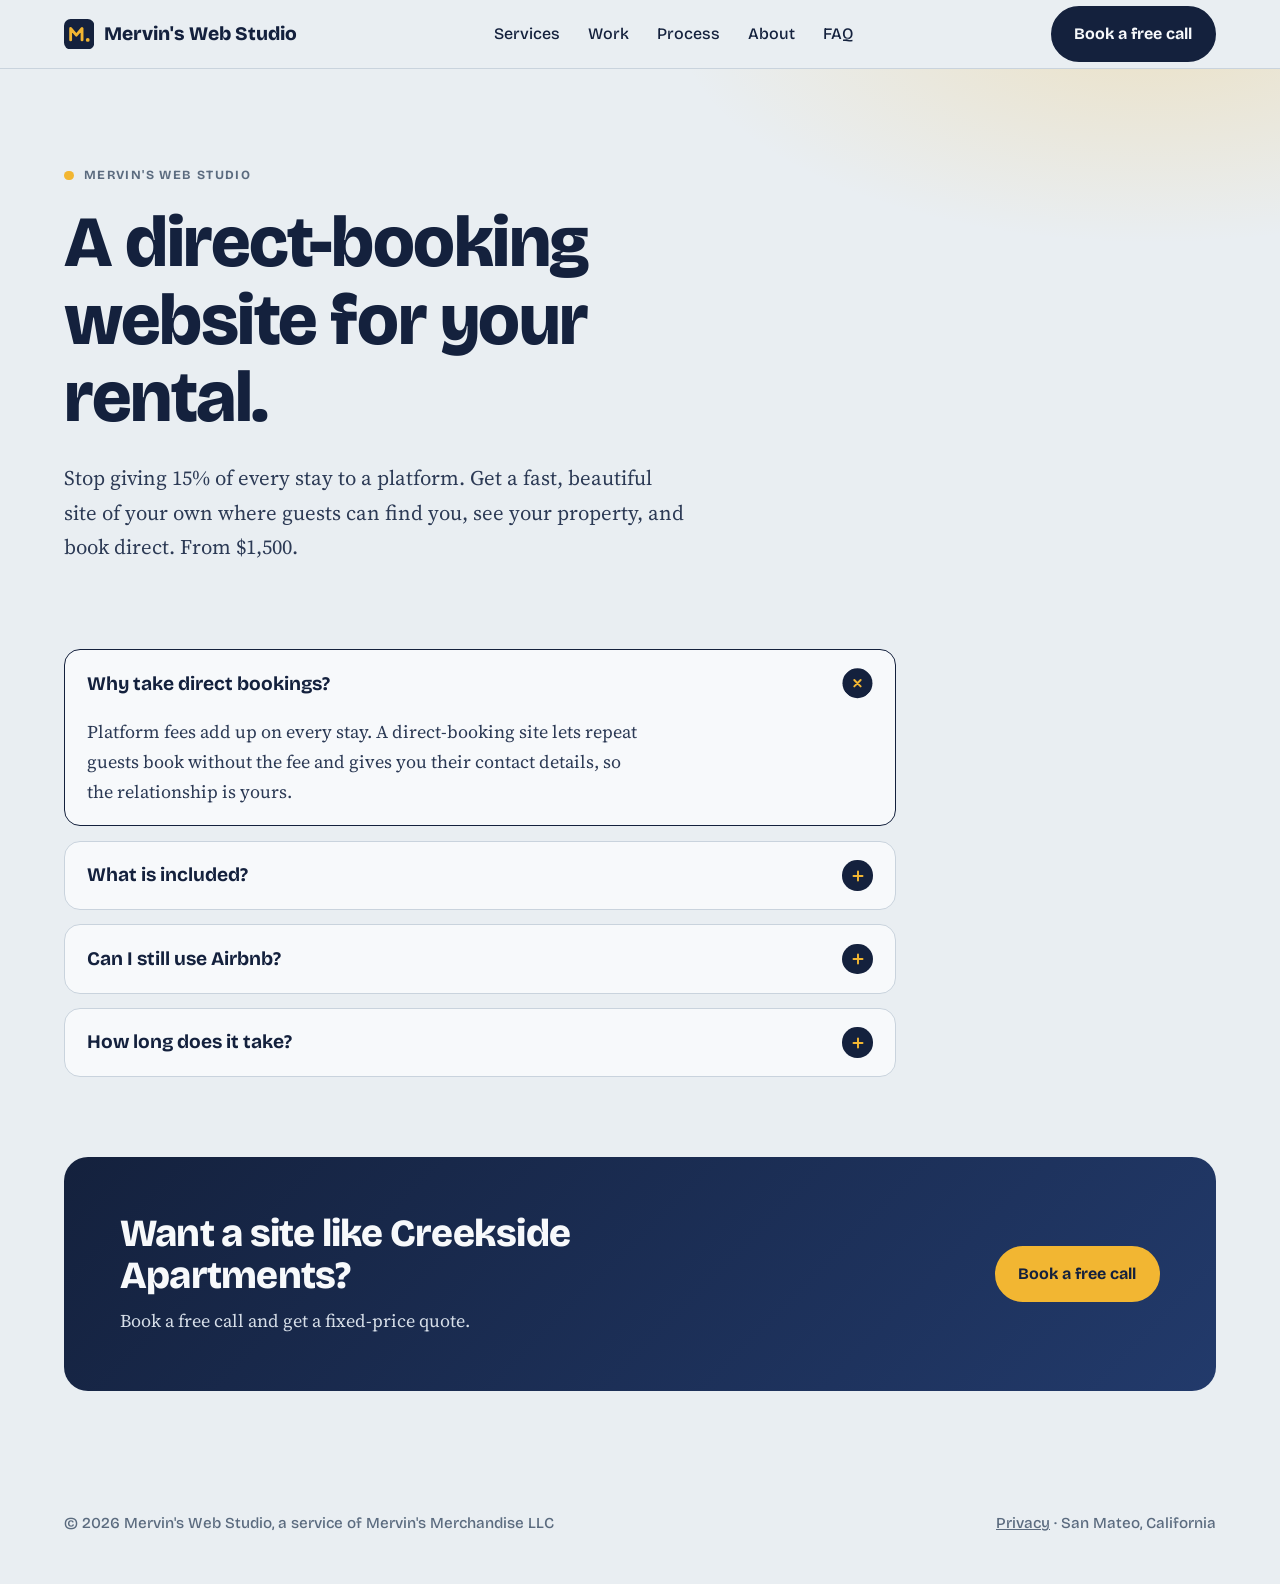
<file: airbnb-direct-booking-website.html>
<!DOCTYPE html>
<html lang="en">
<head>
<meta charset="utf-8">
<meta name="viewport" content="width=device-width, initial-scale=1, viewport-fit=cover">
<title>Direct-Booking Website for Airbnb and Rental Hosts | Mervin's Web Studio</title>
<meta name="description" content="Direct-booking websites for Airbnb and short-term rental hosts. Keep more of every booking and own your guest relationships. From $1,500, live in about two weeks.">
<link rel="canonical" href="https://mervinswebstudio.com/airbnb-direct-booking-website.html">
<meta property="og:type" content="website">
<meta property="og:site_name" content="Mervin's Web Studio">
<meta property="og:locale" content="en_US">
<meta property="og:url" content="https://mervinswebstudio.com/airbnb-direct-booking-website.html">
<meta property="og:title" content="Direct-Booking Website for Airbnb and Rental Hosts | Mervin's Web Studio">
<meta property="og:description" content="Direct-booking websites for Airbnb and short-term rental hosts. Keep more of every booking and own your guest relationships. From $1,500, live in about two weeks.">
<meta property="og:image" content="https://mervinswebstudio.com/images/creekside-airbnb.webp">
<meta property="og:image:alt" content="Creekside Apartments direct-booking website project">
<meta name="twitter:card" content="summary_large_image">
<meta name="twitter:title" content="Direct-Booking Website for Airbnb and Rental Hosts | Mervin's Web Studio">
<meta name="twitter:description" content="Direct-booking websites for Airbnb and short-term rental hosts. Keep more of every booking and own your guest relationships.">
<meta name="twitter:image" content="https://mervinswebstudio.com/images/creekside-airbnb.webp">
<meta name="twitter:image:alt" content="Creekside Apartments direct-booking website project">
<meta name="theme-color" content="#14213D">
<link rel="icon" href="data:image/svg+xml,<svg xmlns='http://www.w3.org/2000/svg' viewBox='0 0 64 64'><rect width='64' height='64' rx='14' fill='%2314213D'/><path d='M14 44V20l12 14 12-14v24' fill='none' stroke='%23F2B632' stroke-width='6' stroke-linecap='round' stroke-linejoin='round'/><circle cx='50' cy='44' r='4' fill='%23F2B632'/></svg>">
<link rel="preload" href="fonts/bricolage-grotesque-latin.woff2" as="font" type="font/woff2" crossorigin>
<link rel="preload" href="fonts/source-serif-4-latin.woff2" as="font" type="font/woff2" crossorigin>
<link rel="stylesheet" href="fonts.css">
<script type="application/ld+json">{"@context":"https://schema.org","@type":"BreadcrumbList","itemListElement":[{"@type":"ListItem","position":1,"name":"Home","item":"https://mervinswebstudio.com/"},{"@type":"ListItem","position":2,"name":"Direct Booking Websites","item":"https://mervinswebstudio.com/airbnb-direct-booking-website.html"}]}</script>
<style>
  :root {
    --fog: #E9EEF2; --paper: #F7F9FB; --harbor: #14213D; --slate: #5B6B7F; --marigold: #F2B632; --line: #C9D3DD;
    --display: "Bricolage Grotesque", "Helvetica Neue", Arial, sans-serif;
    --body: "Source Serif 4", Georgia, "Times New Roman", serif;
    --wrap: 72rem;
    box-sizing: border-box;
  }
  *, *::before, *::after { box-sizing: inherit; }
  html { scroll-behavior: smooth; }
  @media (prefers-reduced-motion: reduce) { html { scroll-behavior: auto; } * { transition: none !important; animation: none !important; } }
  body { margin: 0; background: var(--fog); color: var(--harbor); font-family: var(--body); font-size: 1.125rem; line-height: 1.65; -webkit-font-smoothing: antialiased; }
  a { color: inherit; }
  :focus-visible { outline: 3px solid var(--marigold); outline-offset: 3px; border-radius: 4px; }
  .wrap { width: min(var(--wrap), 100% - 2.5rem); margin-inline: auto; }
  h1, h2, h3 { font-family: var(--display); line-height: 1.08; margin: 0; letter-spacing: -0.02em; }
  p { margin: 0 0 1em; max-width: 62ch; }

  .progress { position: fixed; inset: 0 0 auto 0; height: 3px; z-index: 30; pointer-events: none; transform-origin: 0 50%; transform: scaleX(var(--p, 0)); background: linear-gradient(90deg, var(--marigold), #ffdd8a); }
  .top { position: sticky; top: 0; z-index: 10; background: rgba(233, 238, 242, .92); backdrop-filter: blur(8px); border-bottom: 1px solid var(--line); transition: box-shadow 300ms ease, background 300ms ease; }
  .top.scrolled { background: rgba(247, 249, 251, .94); box-shadow: 0 12px 30px -20px rgba(20, 33, 61, .45); }
  .top .wrap { display: flex; align-items: center; justify-content: space-between; height: 4.25rem; gap: 1rem; }
  .brand { font-family: var(--display); font-weight: 800; font-size: 1.2rem; text-decoration: none; display: flex; align-items: center; gap: .6rem; }
  .brand-mark { width: 1.9rem; height: 1.9rem; }
  .nav { display: flex; gap: 1.75rem; font-family: var(--display); font-weight: 500; font-size: 1rem; }
  .nav a { text-decoration: none; position: relative; }
  .nav a:hover { text-decoration: underline; text-underline-offset: 4px; }
  .nav a[aria-current="page"]::after { content: ""; position: absolute; left: 0; right: 0; bottom: -.35rem; height: 3px; border-radius: 3px; background: var(--marigold); }
  .btn { display: inline-block; font-family: var(--display); font-weight: 700; font-size: 1rem; padding: .8rem 1.35rem; border-radius: 999px; text-decoration: none; border: 2px solid var(--harbor); background: var(--harbor); color: var(--paper); cursor: pointer; transition: transform 220ms ease, background 200ms ease, box-shadow 200ms ease; }
  .btn:hover { background: #1f3160; border-color: #1f3160; box-shadow: 0 14px 26px -14px rgba(20, 33, 61, .65); }
  .btn.gold { background: var(--marigold); border-color: var(--marigold); color: var(--harbor); }
  .btn.gold:hover { background: #ffc94d; border-color: #ffc94d; }
  .menu-btn, .nav .nav-cta { display: none; }
  @media (max-width: 760px) {
    .top .wrap { height: 3.75rem; gap: .6rem; }
    .brand { font-size: 1.05rem; white-space: nowrap; margin-right: auto; }
    .brand-mark { width: 1.7rem; height: 1.7rem; }
    .top .btn { padding: .55rem 1rem; font-size: .92rem; white-space: nowrap; }
    .menu-btn { display: grid; place-items: center; width: 2.75rem; height: 2.75rem; flex: none; border: 1px solid var(--line); border-radius: .7rem; background: var(--paper); color: var(--harbor); cursor: pointer; }
    .menu-btn svg { width: 1.3rem; height: 1.3rem; }
    .menu-btn .close, .top.open .menu-btn .open { display: none; }
    .top.open .menu-btn .close { display: block; }
    .nav { display: none; position: absolute; top: 100%; left: 0; right: 0; flex-direction: column; gap: 0; background: var(--paper); border-bottom: 1px solid var(--line); box-shadow: 0 20px 30px -20px rgba(20, 33, 61, .35); padding: .5rem 1.25rem 1rem; }
    .top.open .nav { display: flex; }
    .nav a { padding: .9rem 0; font-size: 1.1rem; border-bottom: 1px solid var(--fog); }
    .nav a:last-child { border-bottom: 0; }
    .nav a[aria-current="page"]::after { display: none; }
    .nav a[aria-current="page"] { font-weight: 700; }
    .nav .nav-cta { display: block; margin-top: .75rem; padding: .9rem 1rem; text-align: center; color: var(--paper); }
  }
  @media (max-width: 480px) { .top .wrap > .btn { display: none; } }

  .faq-hero { position: relative; overflow: clip; padding: clamp(3.5rem, 8vw, 6rem) 0 clamp(1.5rem, 4vw, 2.5rem); background: radial-gradient(50rem 24rem at 90% -10%, rgba(242, 182, 50, .24), transparent 60%); }
  .faq-head .eyebrow { display: flex; align-items: center; gap: .65rem; margin: 0 0 1.15rem; font-family: var(--display); font-size: .78rem; font-weight: 700; letter-spacing: .11em; text-transform: uppercase; color: var(--slate); }
  .faq-head .eyebrow::before { content: ""; width: .6rem; height: .6rem; border-radius: 50%; background: var(--marigold); }
  .faq-head h1 { font-size: clamp(2.5rem, 6.5vw, 4.5rem); font-weight: 800; max-width: 16ch; }
  .faq-head p.lede { margin-top: 1.5rem; font-size: clamp(1.1rem, 2vw, 1.3rem); color: #2c3a55; }

  .faq-list { display: grid; gap: .9rem; padding: 1.5rem 0 clamp(3rem, 7vw, 5rem); max-width: 52rem; }
  .faq-list details { background: var(--paper); border: 1px solid var(--line); border-radius: 1rem; transition: box-shadow 250ms ease, border-color 250ms ease; }
  .faq-list details:hover { box-shadow: 0 18px 36px -26px rgba(20, 33, 61, .55); }
  .faq-list details[open] { border-color: var(--harbor); }
  .faq-list summary { list-style: none; cursor: pointer; display: flex; align-items: center; justify-content: space-between; gap: 1rem; padding: 1.15rem 1.4rem; font-family: var(--display); font-weight: 700; font-size: 1.2rem; line-height: 1.25; }
  .faq-list summary::-webkit-details-marker { display: none; }
  .faq-list summary::after { content: ""; flex: none; width: 1.9rem; height: 1.9rem; border-radius: 50%; background: var(--harbor) url("data:image/svg+xml,%3Csvg xmlns='http://www.w3.org/2000/svg' viewBox='0 0 24 24' fill='none' stroke='%23F2B632' stroke-width='2.6' stroke-linecap='round'%3E%3Cpath d='M12 6v12M6 12h12'/%3E%3C/svg%3E") center / 1.1rem no-repeat; transition: transform 300ms ease; }
  .faq-list details[open] summary::after { transform: rotate(135deg); }
  .faq-list .answer { padding: 0 1.4rem 1.2rem; color: #2c3a55; }
  .faq-list .answer p:last-child { margin-bottom: 0; }

  .cta { background: linear-gradient(135deg, var(--harbor), #223a6b); color: var(--paper); border-radius: 1.5rem; padding: clamp(2rem, 6vw, 3.5rem); margin-bottom: clamp(3rem, 7vw, 5rem); display: flex; flex-wrap: wrap; align-items: center; justify-content: space-between; gap: 1.5rem; }
  .cta h2 { font-size: clamp(1.6rem, 3.5vw, 2.4rem); font-weight: 800; max-width: 20ch; }
  .cta p { color: #d6dee8; margin: .6rem 0 0; }

  footer { padding: 2.5rem 0 3rem; font-family: var(--display); font-size: .95rem; color: var(--slate); }
  footer .wrap { display: flex; flex-wrap: wrap; justify-content: space-between; gap: 1rem; }
  @media (max-width: 560px) { body { font-size: 1.0625rem; } .cta .btn { display: block; width: 100%; text-align: center; } footer .wrap { flex-direction: column; gap: .5rem; } .faq-list summary { font-size: 1.1rem; } }

  .motion-ready [data-reveal="up"] { opacity: 0; transform: translateY(1.25rem); transition: opacity 700ms ease, transform 700ms cubic-bezier(.2, .7, .2, 1); transition-delay: var(--reveal-delay, 0ms); }
  .motion-ready [data-reveal="up"].is-visible { opacity: 1; transform: translateY(0); }
</style>
<script type="application/ld+json">[{"@context": "https://schema.org", "@type": "Service", "name": "A direct-booking website for your rental", "provider": {"@type": "ProfessionalService", "name": "Mervin's Web Studio", "url": "https://mervinswebstudio.com/"}, "areaServed": "US", "description": "Direct-booking websites for Airbnb and short-term rental hosts. Keep more of every booking and own your guest relationships. From $1,500, live in about two weeks."}, {"@context": "https://schema.org", "@type": "FAQPage", "mainEntity": [{"@type": "Question", "name": "Why take direct bookings?", "acceptedAnswer": {"@type": "Answer", "text": "Platform fees add up on every stay. A direct-booking site lets repeat guests book without the fee and gives you their contact details, so the relationship is yours."}}, {"@type": "Question", "name": "What is included?", "acceptedAnswer": {"@type": "Answer", "text": "Photo galleries, amenities and house rules, availability and pricing display, an inquiry or booking flow, mobile-first design, basic SEO, and custom domain setup."}}, {"@type": "Question", "name": "Can I still use Airbnb?", "acceptedAnswer": {"@type": "Answer", "text": "Yes. Keep your listings active and use the site to capture repeat guests and referrals."}}, {"@type": "Question", "name": "How long does it take?", "acceptedAnswer": {"@type": "Answer", "text": "About two weeks from first call to launch, with two rounds of changes included."}}]}]</script>
</head>
<body>

<div class="progress" aria-hidden="true"></div>

<header class="top">
  <div class="wrap">
    <a class="brand" href="index.html" aria-label="Mervin's Web Studio home">
      <svg class="brand-mark" viewBox="0 0 64 64" aria-hidden="true"><rect width="64" height="64" rx="14" fill="#14213D"/><path d="M14 44V20l12 14 12-14v24" fill="none" stroke="#F2B632" stroke-width="6" stroke-linecap="round" stroke-linejoin="round"/><circle cx="50" cy="44" r="4" fill="#F2B632"/></svg>
      <span class="brand-name">Mervin's Web Studio</span>
    </a>
    <nav class="nav" id="site-nav" aria-label="Main">
      <a href="index.html#services">Services</a>
      <a href="index.html#work">Work</a>
      <a href="index.html#process">Process</a>
      <a href="index.html#about">About</a>
      <a href="faq.html">FAQ</a>
      <a class="btn nav-cta" href="index.html#contact">Book a free call</a>
    </nav>
    <a class="btn" href="index.html#contact">Book a free call</a>
    <button class="menu-btn" type="button" aria-controls="site-nav" aria-expanded="false" aria-label="Open menu">
      <svg class="open" viewBox="0 0 24 24" fill="none" stroke="currentColor" stroke-width="2.2" stroke-linecap="round" aria-hidden="true"><path d="M4 7h16M4 12h16M4 17h16"/></svg>
      <svg class="close" viewBox="0 0 24 24" fill="none" stroke="currentColor" stroke-width="2.2" stroke-linecap="round" aria-hidden="true"><path d="M6 6l12 12M18 6L6 18"/></svg>
    </button>
  </div>
</header>

<main>
  <section class="faq-hero">
    <div class="wrap faq-head">
      <p class="eyebrow">Mervin's Web Studio</p>
      <h1>A direct-booking website for your rental.</h1>
      <p class="lede">Stop giving 15% of every stay to a platform. Get a fast, beautiful site of your own where guests can find you, see your property, and book direct. From $1,500.</p>
    </div>
  </section>

  <div class="wrap">
    <div class="faq-list">
      <details open>
        <summary>Why take direct bookings?</summary>
        <div class="answer"><p>Platform fees add up on every stay. A direct-booking site lets repeat guests book without the fee and gives you their contact details, so the relationship is yours.</p></div>
      </details>
      <details>
        <summary>What is included?</summary>
        <div class="answer"><p>Photo galleries, amenities and house rules, availability and pricing display, an inquiry or booking flow, mobile-first design, basic SEO, and custom domain setup.</p></div>
      </details>
      <details>
        <summary>Can I still use Airbnb?</summary>
        <div class="answer"><p>Yes. Keep your listings active and use the site to capture repeat guests and referrals.</p></div>
      </details>
      <details>
        <summary>How long does it take?</summary>
        <div class="answer"><p>About two weeks from first call to launch, with two rounds of changes included.</p></div>
      </details>
    </div>

    <div class="cta" data-reveal="up">
      <div>
        <h2>Want a site like Creekside Apartments?</h2>
        <p>Book a free call and get a fixed-price quote.</p>
      </div>
      <a class="btn gold" href="index.html#contact">Book a free call</a>
    </div>
  </div>
</main>

<footer>
  <div class="wrap">
    <span>&copy; <span id="yr">2026</span> Mervin's Web Studio, a service of Mervin's Merchandise LLC</span>
    <span><a href="privacy.html">Privacy</a> · San Mateo, California</span>
  </div>
</footer>

<script>
  document.getElementById('yr').textContent = new Date().getFullYear();
  var topBar = document.querySelector('.top');
  var menuBtn = topBar.querySelector('.menu-btn');
  function setMenu(open) {
    topBar.classList.toggle('open', open);
    menuBtn.setAttribute('aria-expanded', open);
    menuBtn.setAttribute('aria-label', open ? 'Close menu' : 'Open menu');
  }
  menuBtn.addEventListener('click', function () { setMenu(!topBar.classList.contains('open')); });
  document.addEventListener('keydown', function (e) { if (e.key === 'Escape') setMenu(false); });
</script>
<script src="animations.js?v=7" defer></script>
<script src="site-config.js" defer></script>
<script src="analytics.js" defer></script>
</body>
</html>
</file>
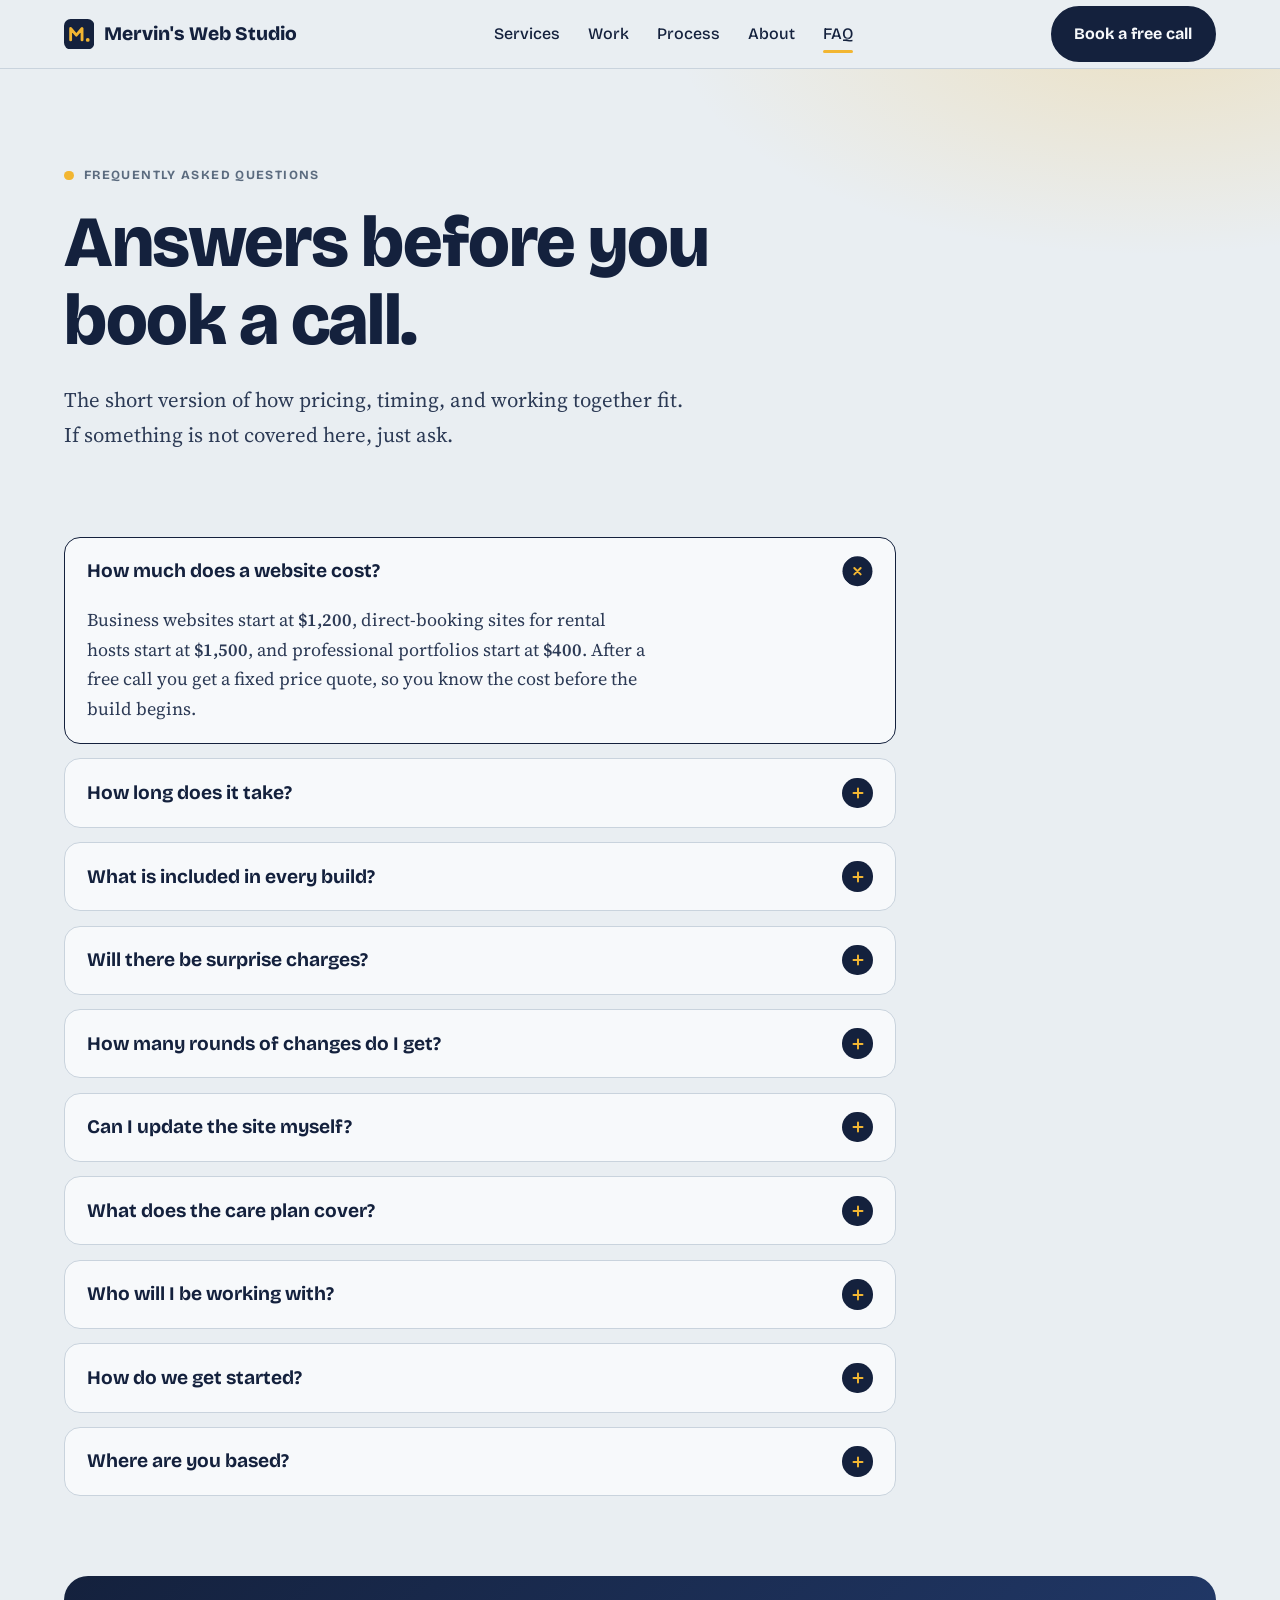
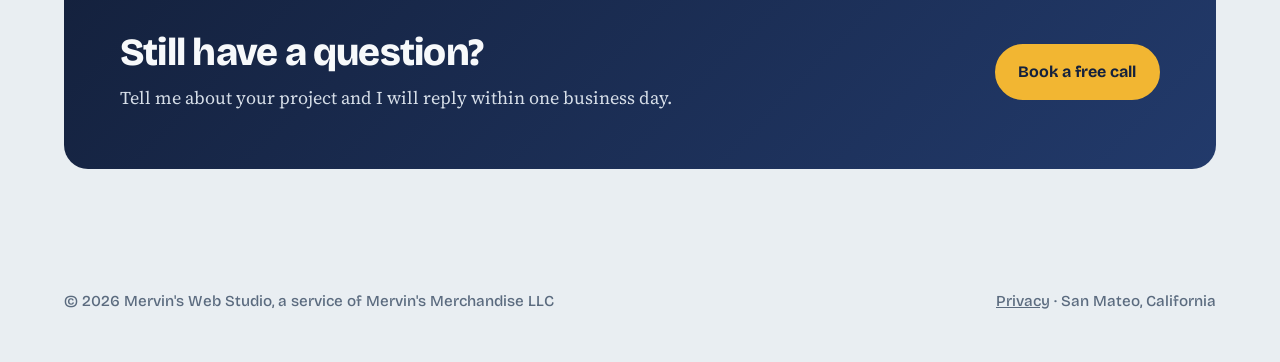
<file: faq.html>
<!DOCTYPE html>
<html lang="en">
<head>
<meta charset="utf-8">
<meta name="viewport" content="width=device-width, initial-scale=1, viewport-fit=cover">
<title>Website Pricing, Timeline and FAQ | Mervin's Web Studio</title>
<meta name="description" content="Answers about pricing, timeline, what's included, revisions, and care plans for websites from Mervin's Web Studio.">
<link rel="canonical" href="https://mervinswebstudio.com/faq.html">
<meta property="og:type" content="website">
<meta property="og:site_name" content="Mervin's Web Studio">
<meta property="og:locale" content="en_US">
<meta property="og:url" content="https://mervinswebstudio.com/faq.html">
<meta property="og:title" content="FAQ | Mervin's Web Studio">
<meta property="og:description" content="Pricing, timeline, what's included, and how it works.">
<meta property="og:image" content="https://mervinswebstudio.com/images/portfolio-embedded.webp">
<meta property="og:image:alt" content="A preview of a professional portfolio website built by Mervin's Web Studio">
<meta name="twitter:card" content="summary_large_image">
<meta name="twitter:title" content="Website Pricing, Timeline and FAQ | Mervin's Web Studio">
<meta name="twitter:description" content="Pricing, timeline, what's included, and how it works.">
<meta name="twitter:image" content="https://mervinswebstudio.com/images/portfolio-embedded.webp">
<meta name="twitter:image:alt" content="A preview of a professional portfolio website built by Mervin's Web Studio">
<meta name="theme-color" content="#14213D">
<link rel="icon" href="data:image/svg+xml,<svg xmlns='http://www.w3.org/2000/svg' viewBox='0 0 64 64'><rect width='64' height='64' rx='14' fill='%2314213D'/><path d='M14 44V20l12 14 12-14v24' fill='none' stroke='%23F2B632' stroke-width='6' stroke-linecap='round' stroke-linejoin='round'/><circle cx='50' cy='44' r='4' fill='%23F2B632'/></svg>">
<link rel="preload" href="fonts/bricolage-grotesque-latin.woff2" as="font" type="font/woff2" crossorigin>
<link rel="preload" href="fonts/source-serif-4-latin.woff2" as="font" type="font/woff2" crossorigin>
<link rel="stylesheet" href="fonts.css">
<script type="application/ld+json">{"@context":"https://schema.org","@type":"BreadcrumbList","itemListElement":[{"@type":"ListItem","position":1,"name":"Home","item":"https://mervinswebstudio.com/"},{"@type":"ListItem","position":2,"name":"FAQ","item":"https://mervinswebstudio.com/faq.html"}]}</script>
<style>
  :root {
    --fog: #E9EEF2; --paper: #F7F9FB; --harbor: #14213D; --slate: #5B6B7F; --marigold: #F2B632; --line: #C9D3DD;
    --display: "Bricolage Grotesque", "Helvetica Neue", Arial, sans-serif;
    --body: "Source Serif 4", Georgia, "Times New Roman", serif;
    --wrap: 72rem;
    box-sizing: border-box;
  }
  *, *::before, *::after { box-sizing: inherit; }
  html { scroll-behavior: smooth; }
  @media (prefers-reduced-motion: reduce) { html { scroll-behavior: auto; } * { transition: none !important; animation: none !important; } }
  body { margin: 0; background: var(--fog); color: var(--harbor); font-family: var(--body); font-size: 1.125rem; line-height: 1.65; -webkit-font-smoothing: antialiased; }
  a { color: inherit; }
  :focus-visible { outline: 3px solid var(--marigold); outline-offset: 3px; border-radius: 4px; }
  .wrap { width: min(var(--wrap), 100% - 2.5rem); margin-inline: auto; }
  h1, h2, h3 { font-family: var(--display); line-height: 1.08; margin: 0; letter-spacing: -0.02em; }
  p { margin: 0 0 1em; max-width: 62ch; }

  .progress { position: fixed; inset: 0 0 auto 0; height: 3px; z-index: 30; pointer-events: none; transform-origin: 0 50%; transform: scaleX(var(--p, 0)); background: linear-gradient(90deg, var(--marigold), #ffdd8a); }
  .top { position: sticky; top: 0; z-index: 10; background: rgba(233, 238, 242, .92); backdrop-filter: blur(8px); border-bottom: 1px solid var(--line); transition: box-shadow 300ms ease, background 300ms ease; }
  .top.scrolled { background: rgba(247, 249, 251, .94); box-shadow: 0 12px 30px -20px rgba(20, 33, 61, .45); }
  .top .wrap { display: flex; align-items: center; justify-content: space-between; height: 4.25rem; gap: 1rem; }
  .brand { font-family: var(--display); font-weight: 800; font-size: 1.2rem; text-decoration: none; display: flex; align-items: center; gap: .6rem; }
  .brand-mark { width: 1.9rem; height: 1.9rem; }
  .nav { display: flex; gap: 1.75rem; font-family: var(--display); font-weight: 500; font-size: 1rem; }
  .nav a { text-decoration: none; position: relative; }
  .nav a:hover { text-decoration: underline; text-underline-offset: 4px; }
  .nav a[aria-current="page"]::after { content: ""; position: absolute; left: 0; right: 0; bottom: -.35rem; height: 3px; border-radius: 3px; background: var(--marigold); }
  .btn { display: inline-block; font-family: var(--display); font-weight: 700; font-size: 1rem; padding: .8rem 1.35rem; border-radius: 999px; text-decoration: none; border: 2px solid var(--harbor); background: var(--harbor); color: var(--paper); cursor: pointer; transition: transform 220ms ease, background 200ms ease, box-shadow 200ms ease; }
  .btn:hover { background: #1f3160; border-color: #1f3160; box-shadow: 0 14px 26px -14px rgba(20, 33, 61, .65); }
  .btn.gold { background: var(--marigold); border-color: var(--marigold); color: var(--harbor); }
  .btn.gold:hover { background: #ffc94d; border-color: #ffc94d; }
  .menu-btn, .nav .nav-cta { display: none; }
  @media (max-width: 760px) {
    .top .wrap { height: 3.75rem; gap: .6rem; }
    .brand { font-size: 1.05rem; white-space: nowrap; margin-right: auto; }
    .brand-mark { width: 1.7rem; height: 1.7rem; }
    .top .btn { padding: .55rem 1rem; font-size: .92rem; white-space: nowrap; }
    .menu-btn { display: grid; place-items: center; width: 2.75rem; height: 2.75rem; flex: none; border: 1px solid var(--line); border-radius: .7rem; background: var(--paper); color: var(--harbor); cursor: pointer; }
    .menu-btn svg { width: 1.3rem; height: 1.3rem; }
    .menu-btn .close, .top.open .menu-btn .open { display: none; }
    .top.open .menu-btn .close { display: block; }
    .nav { display: none; position: absolute; top: 100%; left: 0; right: 0; flex-direction: column; gap: 0; background: var(--paper); border-bottom: 1px solid var(--line); box-shadow: 0 20px 30px -20px rgba(20, 33, 61, .35); padding: .5rem 1.25rem 1rem; }
    .top.open .nav { display: flex; }
    .nav a { padding: .9rem 0; font-size: 1.1rem; border-bottom: 1px solid var(--fog); }
    .nav a:last-child { border-bottom: 0; }
    .nav a[aria-current="page"]::after { display: none; }
    .nav a[aria-current="page"] { font-weight: 700; }
    .nav .nav-cta { display: block; margin-top: .75rem; padding: .9rem 1rem; text-align: center; color: var(--paper); }
  }
  @media (max-width: 480px) { .top .wrap > .btn { display: none; } }

  .faq-hero { position: relative; overflow: clip; padding: clamp(3.5rem, 8vw, 6rem) 0 clamp(1.5rem, 4vw, 2.5rem); background: radial-gradient(50rem 24rem at 90% -10%, rgba(242, 182, 50, .24), transparent 60%); }
  .faq-head .eyebrow { display: flex; align-items: center; gap: .65rem; margin: 0 0 1.15rem; font-family: var(--display); font-size: .78rem; font-weight: 700; letter-spacing: .11em; text-transform: uppercase; color: var(--slate); }
  .faq-head .eyebrow::before { content: ""; width: .6rem; height: .6rem; border-radius: 50%; background: var(--marigold); }
  .faq-head h1 { font-size: clamp(2.5rem, 6.5vw, 4.5rem); font-weight: 800; max-width: 16ch; }
  .faq-head p.lede { margin-top: 1.5rem; font-size: clamp(1.1rem, 2vw, 1.3rem); color: #2c3a55; }

  .faq-list { display: grid; gap: .9rem; padding: 1.5rem 0 clamp(3rem, 7vw, 5rem); max-width: 52rem; }
  .faq-list details { background: var(--paper); border: 1px solid var(--line); border-radius: 1rem; transition: box-shadow 250ms ease, border-color 250ms ease; }
  .faq-list details:hover { box-shadow: 0 18px 36px -26px rgba(20, 33, 61, .55); }
  .faq-list details[open] { border-color: var(--harbor); }
  .faq-list summary { list-style: none; cursor: pointer; display: flex; align-items: center; justify-content: space-between; gap: 1rem; padding: 1.15rem 1.4rem; font-family: var(--display); font-weight: 700; font-size: 1.2rem; line-height: 1.25; }
  .faq-list summary::-webkit-details-marker { display: none; }
  .faq-list summary::after { content: ""; flex: none; width: 1.9rem; height: 1.9rem; border-radius: 50%; background: var(--harbor) url("data:image/svg+xml,%3Csvg xmlns='http://www.w3.org/2000/svg' viewBox='0 0 24 24' fill='none' stroke='%23F2B632' stroke-width='2.6' stroke-linecap='round'%3E%3Cpath d='M12 6v12M6 12h12'/%3E%3C/svg%3E") center / 1.1rem no-repeat; transition: transform 300ms ease; }
  .faq-list details[open] summary::after { transform: rotate(135deg); }
  .faq-list .answer { padding: 0 1.4rem 1.2rem; color: #2c3a55; }
  .faq-list .answer p:last-child { margin-bottom: 0; }

  .cta { background: linear-gradient(135deg, var(--harbor), #223a6b); color: var(--paper); border-radius: 1.5rem; padding: clamp(2rem, 6vw, 3.5rem); margin-bottom: clamp(3rem, 7vw, 5rem); display: flex; flex-wrap: wrap; align-items: center; justify-content: space-between; gap: 1.5rem; }
  .cta h2 { font-size: clamp(1.6rem, 3.5vw, 2.4rem); font-weight: 800; max-width: 20ch; }
  .cta p { color: #d6dee8; margin: .6rem 0 0; }

  footer { padding: 2.5rem 0 3rem; font-family: var(--display); font-size: .95rem; color: var(--slate); }
  footer .wrap { display: flex; flex-wrap: wrap; justify-content: space-between; gap: 1rem; }
  @media (max-width: 560px) { body { font-size: 1.0625rem; } .cta .btn { display: block; width: 100%; text-align: center; } footer .wrap { flex-direction: column; gap: .5rem; } .faq-list summary { font-size: 1.1rem; } }

  .motion-ready [data-reveal="up"] { opacity: 0; transform: translateY(1.25rem); transition: opacity 700ms ease, transform 700ms cubic-bezier(.2, .7, .2, 1); transition-delay: var(--reveal-delay, 0ms); }
  .motion-ready [data-reveal="up"].is-visible { opacity: 1; transform: translateY(0); }
</style>
<script type="application/ld+json">
{
  "@context": "https://schema.org",
  "@type": "FAQPage",
  "mainEntity": [
    { "@type": "Question", "name": "How much does a website cost?", "acceptedAnswer": { "@type": "Answer", "text": "Business websites start at $1,200, direct-booking sites for rental hosts start at $1,500, and professional portfolios start at $400. After a free call you get a fixed price quote." } },
    { "@type": "Question", "name": "How long does it take?", "acceptedAnswer": { "@type": "Answer", "text": "From first call to launch usually takes about two weeks." } },
    { "@type": "Question", "name": "What is included in every build?", "acceptedAnswer": { "@type": "Answer", "text": "Custom domain setup, mobile-first design, basic SEO, and a walkthrough so you can edit your own content." } },
    { "@type": "Question", "name": "How many rounds of changes do I get?", "acceptedAnswer": { "@type": "Answer", "text": "You review a live preview, and two rounds of changes are included." } },
    { "@type": "Question", "name": "What does the care plan cover?", "acceptedAnswer": { "@type": "Answer", "text": "Hosting, security updates, uptime monitoring, and small edits whenever you need them, starting from $40 per month." } },
    { "@type": "Question", "name": "Will there be surprise charges?", "acceptedAnswer": { "@type": "Answer", "text": "No. You get a fixed price and a simple page plan before the build starts." } }
  ]
}
</script>
</head>
<body>

<div class="progress" aria-hidden="true"></div>

<header class="top">
  <div class="wrap">
    <a class="brand" href="index.html" aria-label="Mervin's Web Studio home">
      <svg class="brand-mark" viewBox="0 0 64 64" aria-hidden="true"><rect width="64" height="64" rx="14" fill="#14213D"/><path d="M14 44V20l12 14 12-14v24" fill="none" stroke="#F2B632" stroke-width="6" stroke-linecap="round" stroke-linejoin="round"/><circle cx="50" cy="44" r="4" fill="#F2B632"/></svg>
      <span class="brand-name">Mervin's Web Studio</span>
    </a>
    <nav class="nav" id="site-nav" aria-label="Main">
      <a href="index.html#services">Services</a>
      <a href="index.html#work">Work</a>
      <a href="index.html#process">Process</a>
      <a href="index.html#about">About</a>
      <a href="faq.html" aria-current="page">FAQ</a>
      <a class="btn nav-cta" href="index.html#contact">Book a free call</a>
    </nav>
    <a class="btn" href="index.html#contact">Book a free call</a>
    <button class="menu-btn" type="button" aria-controls="site-nav" aria-expanded="false" aria-label="Open menu">
      <svg class="open" viewBox="0 0 24 24" fill="none" stroke="currentColor" stroke-width="2.2" stroke-linecap="round" aria-hidden="true"><path d="M4 7h16M4 12h16M4 17h16"/></svg>
      <svg class="close" viewBox="0 0 24 24" fill="none" stroke="currentColor" stroke-width="2.2" stroke-linecap="round" aria-hidden="true"><path d="M6 6l12 12M18 6L6 18"/></svg>
    </button>
  </div>
</header>

<main>
  <section class="faq-hero">
    <div class="wrap faq-head">
      <p class="eyebrow">Frequently asked questions</p>
      <h1>Answers before you book a call.</h1>
      <p class="lede">The short version of how pricing, timing, and working together fit. If something is not covered here, just ask.</p>
    </div>
  </section>

  <div class="wrap">
    <div class="faq-list">
      <details open>
        <summary>How much does a website cost?</summary>
        <div class="answer"><p>Business websites start at <strong>$1,200</strong>, direct-booking sites for rental hosts start at <strong>$1,500</strong>, and professional portfolios start at <strong>$400</strong>. After a free call you get a fixed price quote, so you know the cost before the build begins.</p></div>
      </details>
      <details>
        <summary>How long does it take?</summary>
        <div class="answer"><p>From first call to launch is usually about two weeks.</p></div>
      </details>
      <details>
        <summary>What is included in every build?</summary>
        <div class="answer"><p>Custom domain setup, mobile-first design, basic SEO, and a walkthrough so you can edit your own content. Each package adds its own extras, such as a booking inquiry form or a project showcase. See <a href="index.html#services">packages and pricing</a>.</p></div>
      </details>
      <details>
        <summary>Will there be surprise charges?</summary>
        <div class="answer"><p>No. You get a fixed price and a simple page plan before the build starts.</p></div>
      </details>
      <details>
        <summary>How many rounds of changes do I get?</summary>
        <div class="answer"><p>You review a live preview while I build, and two rounds of changes are included.</p></div>
      </details>
      <details>
        <summary>Can I update the site myself?</summary>
        <div class="answer"><p>Yes. When your site launches I show you how to update it yourself, so small edits do not need a developer.</p></div>
      </details>
      <details>
        <summary>What does the care plan cover?</summary>
        <div class="answer"><p>Hosting, security updates, uptime monitoring, and small edits whenever you need them, from <strong>$40 per month</strong>. It is optional.</p></div>
      </details>
      <details>
        <summary>Who will I be working with?</summary>
        <div class="answer"><p>Me, directly. There are no agency hand-offs or account managers, and I reply to inquiries within one business day.</p></div>
      </details>
      <details>
        <summary>How do we get started?</summary>
        <div class="answer"><p>Book a free 15-minute call. We talk through your goals and what the site needs to do, then I send a quote and a page plan. You can also email <a href="mailto:mervinnguyen@mervinsmerchandise.com">mervinnguyen@mervinsmerchandise.com</a> or text <a href="sms:+16577120003">657.712.0003</a>.</p></div>
      </details>
      <details>
        <summary>Where are you based?</summary>
        <div class="answer"><p>San Mateo, California. I work with clients across the Bay Area and beyond.</p></div>
      </details>
    </div>

    <div class="cta">
      <div>
        <h2>Still have a question?</h2>
        <p>Tell me about your project and I will reply within one business day.</p>
      </div>
      <a class="btn gold" href="index.html#contact">Book a free call</a>
    </div>
  </div>
</main>

<footer>
  <div class="wrap">
    <span>&copy; <span id="yr">2026</span> Mervin's Web Studio, a service of Mervin's Merchandise LLC</span>
    <span><a href="privacy.html">Privacy</a> · San Mateo, California</span>
  </div>
</footer>

<script>
  document.getElementById('yr').textContent = new Date().getFullYear();
  var topBar = document.querySelector('.top');
  var menuBtn = topBar.querySelector('.menu-btn');
  function setMenu(open) {
    topBar.classList.toggle('open', open);
    menuBtn.setAttribute('aria-expanded', open);
    menuBtn.setAttribute('aria-label', open ? 'Close menu' : 'Open menu');
  }
  menuBtn.addEventListener('click', function () { setMenu(!topBar.classList.contains('open')); });
  document.addEventListener('keydown', function (e) { if (e.key === 'Escape') setMenu(false); });
</script>
<script src="animations.js?v=7" defer></script>
<script src="site-config.js" defer></script>
<script src="analytics.js" defer></script>
</body>
</html>
</file>
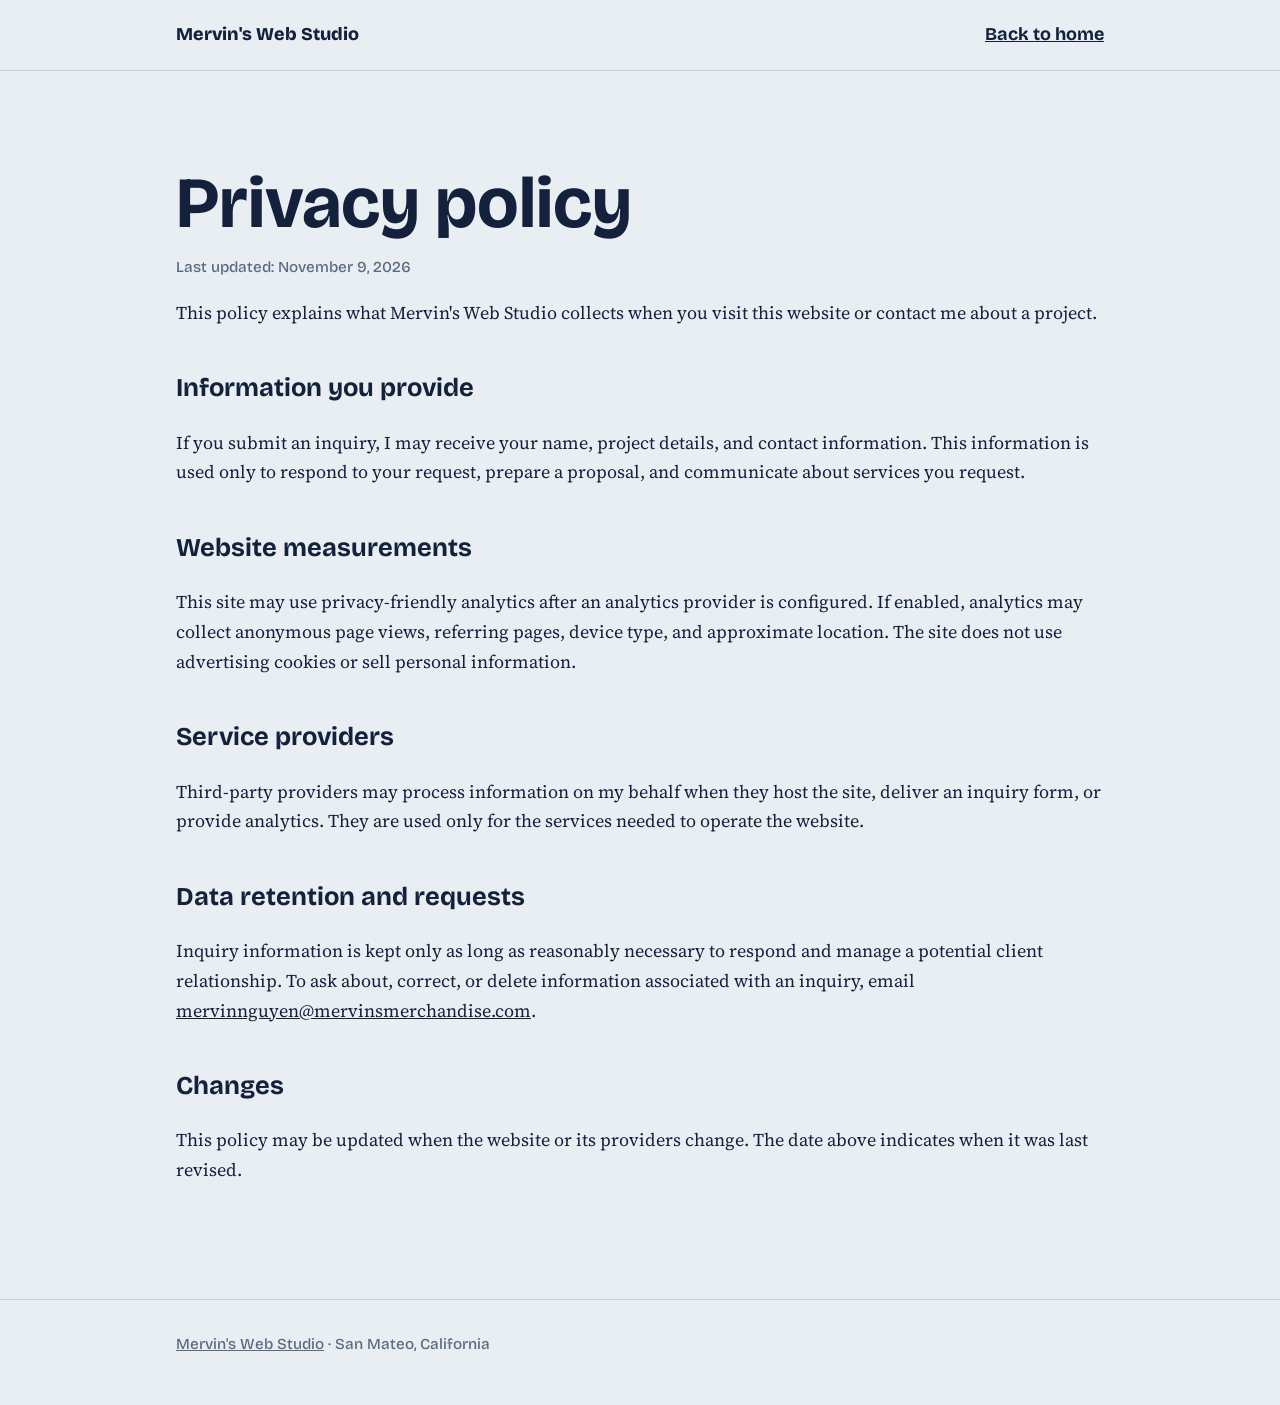
<file: privacy.html>
<!DOCTYPE html>
<html lang="en">
<head>
<meta charset="utf-8">
<meta name="viewport" content="width=device-width, initial-scale=1, viewport-fit=cover">
<title>Privacy Policy | Mervin's Web Studio</title>
<meta name="description" content="Privacy information for visitors and prospective clients of Mervin's Web Studio.">
<link rel="canonical" href="https://mervinswebstudio.com/privacy.html">
<meta property="og:type" content="website">
<meta property="og:site_name" content="Mervin's Web Studio">
<meta property="og:title" content="Privacy Policy | Mervin's Web Studio">
<meta property="og:description" content="How Mervin's Web Studio handles website inquiries and optional analytics.">
<meta property="og:url" content="https://mervinswebstudio.com/privacy.html">
<meta property="og:image" content="https://mervinswebstudio.com/images/social-preview.svg">
<meta name="theme-color" content="#14213D">
<link rel="icon" href="data:image/svg+xml,<svg xmlns='http://www.w3.org/2000/svg' viewBox='0 0 64 64'><rect width='64' height='64' rx='14' fill='%2314213D'/><path d='M14 44V20l12 14 12-14v24' fill='none' stroke='%23F2B632' stroke-width='6' stroke-linecap='round' stroke-linejoin='round'/><circle cx='50' cy='44' r='4' fill='%23F2B632'/></svg>">
<link rel="stylesheet" href="fonts.css">
<style>
  :root { --fog: #E9EEF2; --paper: #F7F9FB; --harbor: #14213D; --slate: #5B6B7F; --marigold: #F2B632; --line: #C9D3DD; --display: "Bricolage Grotesque", Arial, sans-serif; --body: "Source Serif 4", Georgia, serif; box-sizing: border-box; }
  *, *::before, *::after { box-sizing: inherit; }
  body { margin: 0; background: var(--fog); color: var(--harbor); font-family: var(--body); font-size: 1.125rem; line-height: 1.65; }
  a { color: inherit; }
  .wrap { width: min(58rem, 100% - 2.5rem); margin-inline: auto; }
  header { padding: 1.25rem 0; border-bottom: 1px solid var(--line); background: rgba(233, 238, 242, .92); }
  header .wrap { display: flex; justify-content: space-between; align-items: center; gap: 1rem; }
  .brand, h1, h2 { font-family: var(--display); }
  .brand { font-weight: 800; text-decoration: none; }
  .back { font-family: var(--display); font-weight: 700; }
  main { padding: clamp(3rem, 8vw, 6rem) 0; }
  h1 { font-size: clamp(2.5rem, 6vw, 4.5rem); line-height: 1; margin: 0 0 1rem; }
  h2 { margin: 2.5rem 0 .6rem; font-size: 1.6rem; }
  .updated { color: var(--slate); font-family: var(--display); font-size: .95rem; }
  footer { padding: 2rem 0 3rem; border-top: 1px solid var(--line); color: var(--slate); font-family: var(--display); font-size: .95rem; }
  @media (max-width: 520px) { header .wrap { align-items: flex-start; flex-direction: column; } }
</style>
</head>
<body>
<header>
  <div class="wrap">
    <a class="brand" href="index.html">Mervin's Web Studio</a>
    <a class="back" href="index.html">Back to home</a>
  </div>
</header>
<main>
  <div class="wrap">
    <h1>Privacy policy</h1>
    <p class="updated">Last updated: November 9, 2026</p>
    <p>This policy explains what Mervin's Web Studio collects when you visit this website or contact me about a project.</p>

    <h2>Information you provide</h2>
    <p>If you submit an inquiry, I may receive your name, project details, and contact information. This information is used only to respond to your request, prepare a proposal, and communicate about services you request.</p>

    <h2>Website measurements</h2>
    <p>This site may use privacy-friendly analytics after an analytics provider is configured. If enabled, analytics may collect anonymous page views, referring pages, device type, and approximate location. The site does not use advertising cookies or sell personal information.</p>

    <h2>Service providers</h2>
    <p>Third-party providers may process information on my behalf when they host the site, deliver an inquiry form, or provide analytics. They are used only for the services needed to operate the website.</p>

    <h2>Data retention and requests</h2>
    <p>Inquiry information is kept only as long as reasonably necessary to respond and manage a potential client relationship. To ask about, correct, or delete information associated with an inquiry, email <a href="mailto:mervinnguyen@mervinsmerchandise.com">mervinnguyen@mervinsmerchandise.com</a>.</p>

    <h2>Changes</h2>
    <p>This policy may be updated when the website or its providers change. The date above indicates when it was last revised.</p>
  </div>
</main>
<footer><div class="wrap"><a href="index.html">Mervin's Web Studio</a> · San Mateo, California</div></footer>
<script src="site-config.js" defer></script>
<script src="analytics.js" defer></script>
</body>
</html>
</file>
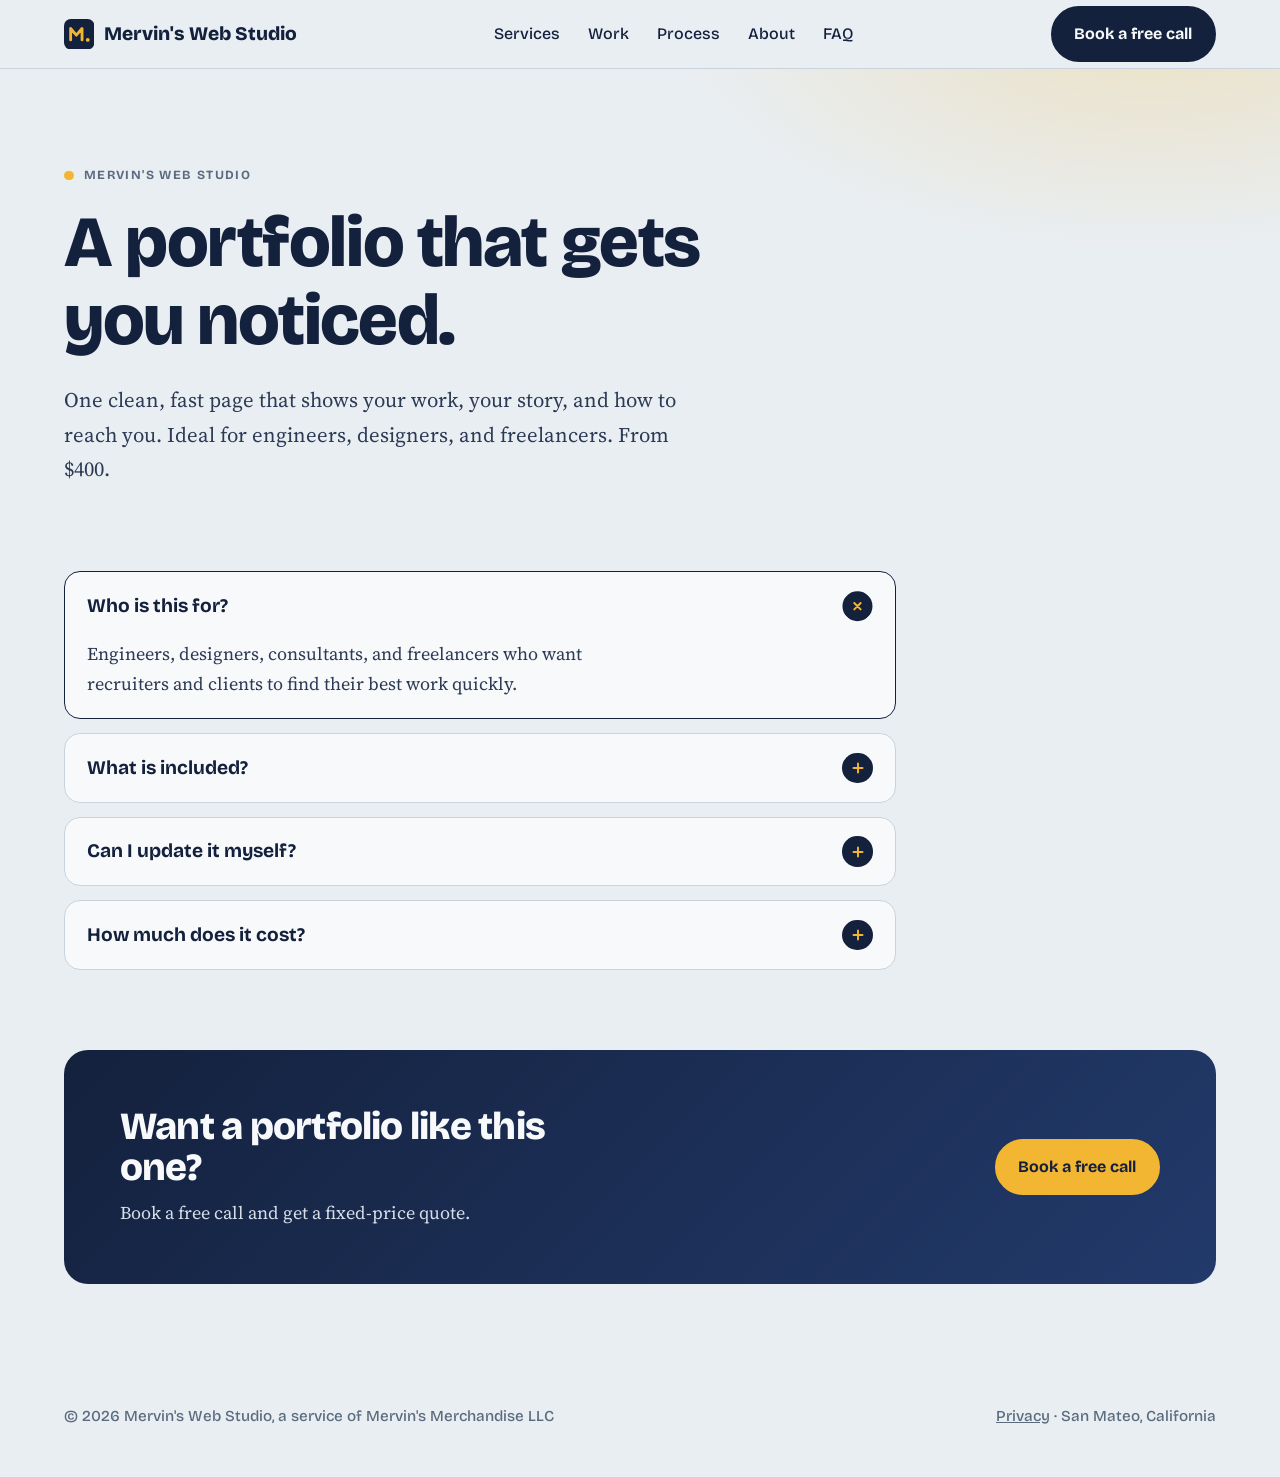
<file: professional-portfolio-website.html>
<!DOCTYPE html>
<html lang="en">
<head>
<meta charset="utf-8">
<meta name="viewport" content="width=device-width, initial-scale=1, viewport-fit=cover">
<title>Professional Portfolio Website for Engineers and Freelancers | Mervin's Web Studio</title>
<meta name="description" content="Personal portfolio websites for engineers, designers, and freelancers. Stand out to recruiters and clients. From $400, live in about two weeks.">
<link rel="canonical" href="https://mervinswebstudio.com/professional-portfolio-website.html">
<meta property="og:type" content="website">
<meta property="og:site_name" content="Mervin's Web Studio">
<meta property="og:locale" content="en_US">
<meta property="og:url" content="https://mervinswebstudio.com/professional-portfolio-website.html">
<meta property="og:title" content="Professional Portfolio Website for Engineers and Freelancers | Mervin's Web Studio">
<meta property="og:description" content="Personal portfolio websites for engineers, designers, and freelancers. Stand out to recruiters and clients. From $400, live in about two weeks.">
<meta property="og:image" content="https://mervinswebstudio.com/images/portfolio-embedded.webp">
<meta property="og:image:alt" content="A preview of Mervin's professional engineering portfolio website">
<meta name="twitter:card" content="summary_large_image">
<meta name="twitter:title" content="Professional Portfolio Website for Engineers and Freelancers | Mervin's Web Studio">
<meta name="twitter:description" content="Portfolio websites for engineers, designers, and freelancers. Stand out to recruiters and clients.">
<meta name="twitter:image" content="https://mervinswebstudio.com/images/portfolio-embedded.webp">
<meta name="twitter:image:alt" content="A preview of Mervin's professional engineering portfolio website">
<meta name="theme-color" content="#14213D">
<link rel="icon" href="data:image/svg+xml,<svg xmlns='http://www.w3.org/2000/svg' viewBox='0 0 64 64'><rect width='64' height='64' rx='14' fill='%2314213D'/><path d='M14 44V20l12 14 12-14v24' fill='none' stroke='%23F2B632' stroke-width='6' stroke-linecap='round' stroke-linejoin='round'/><circle cx='50' cy='44' r='4' fill='%23F2B632'/></svg>">
<link rel="preload" href="fonts/bricolage-grotesque-latin.woff2" as="font" type="font/woff2" crossorigin>
<link rel="preload" href="fonts/source-serif-4-latin.woff2" as="font" type="font/woff2" crossorigin>
<link rel="stylesheet" href="fonts.css">
<script type="application/ld+json">{"@context":"https://schema.org","@type":"BreadcrumbList","itemListElement":[{"@type":"ListItem","position":1,"name":"Home","item":"https://mervinswebstudio.com/"},{"@type":"ListItem","position":2,"name":"Professional Portfolios","item":"https://mervinswebstudio.com/professional-portfolio-website.html"}]}</script>
<style>
  :root {
    --fog: #E9EEF2; --paper: #F7F9FB; --harbor: #14213D; --slate: #5B6B7F; --marigold: #F2B632; --line: #C9D3DD;
    --display: "Bricolage Grotesque", "Helvetica Neue", Arial, sans-serif;
    --body: "Source Serif 4", Georgia, "Times New Roman", serif;
    --wrap: 72rem;
    box-sizing: border-box;
  }
  *, *::before, *::after { box-sizing: inherit; }
  html { scroll-behavior: smooth; }
  @media (prefers-reduced-motion: reduce) { html { scroll-behavior: auto; } * { transition: none !important; animation: none !important; } }
  body { margin: 0; background: var(--fog); color: var(--harbor); font-family: var(--body); font-size: 1.125rem; line-height: 1.65; -webkit-font-smoothing: antialiased; }
  a { color: inherit; }
  :focus-visible { outline: 3px solid var(--marigold); outline-offset: 3px; border-radius: 4px; }
  .wrap { width: min(var(--wrap), 100% - 2.5rem); margin-inline: auto; }
  h1, h2, h3 { font-family: var(--display); line-height: 1.08; margin: 0; letter-spacing: -0.02em; }
  p { margin: 0 0 1em; max-width: 62ch; }

  .progress { position: fixed; inset: 0 0 auto 0; height: 3px; z-index: 30; pointer-events: none; transform-origin: 0 50%; transform: scaleX(var(--p, 0)); background: linear-gradient(90deg, var(--marigold), #ffdd8a); }
  .top { position: sticky; top: 0; z-index: 10; background: rgba(233, 238, 242, .92); backdrop-filter: blur(8px); border-bottom: 1px solid var(--line); transition: box-shadow 300ms ease, background 300ms ease; }
  .top.scrolled { background: rgba(247, 249, 251, .94); box-shadow: 0 12px 30px -20px rgba(20, 33, 61, .45); }
  .top .wrap { display: flex; align-items: center; justify-content: space-between; height: 4.25rem; gap: 1rem; }
  .brand { font-family: var(--display); font-weight: 800; font-size: 1.2rem; text-decoration: none; display: flex; align-items: center; gap: .6rem; }
  .brand-mark { width: 1.9rem; height: 1.9rem; }
  .nav { display: flex; gap: 1.75rem; font-family: var(--display); font-weight: 500; font-size: 1rem; }
  .nav a { text-decoration: none; position: relative; }
  .nav a:hover { text-decoration: underline; text-underline-offset: 4px; }
  .nav a[aria-current="page"]::after { content: ""; position: absolute; left: 0; right: 0; bottom: -.35rem; height: 3px; border-radius: 3px; background: var(--marigold); }
  .btn { display: inline-block; font-family: var(--display); font-weight: 700; font-size: 1rem; padding: .8rem 1.35rem; border-radius: 999px; text-decoration: none; border: 2px solid var(--harbor); background: var(--harbor); color: var(--paper); cursor: pointer; transition: transform 220ms ease, background 200ms ease, box-shadow 200ms ease; }
  .btn:hover { background: #1f3160; border-color: #1f3160; box-shadow: 0 14px 26px -14px rgba(20, 33, 61, .65); }
  .btn.gold { background: var(--marigold); border-color: var(--marigold); color: var(--harbor); }
  .btn.gold:hover { background: #ffc94d; border-color: #ffc94d; }
  .menu-btn, .nav .nav-cta { display: none; }
  @media (max-width: 760px) {
    .top .wrap { height: 3.75rem; gap: .6rem; }
    .brand { font-size: 1.05rem; white-space: nowrap; margin-right: auto; }
    .brand-mark { width: 1.7rem; height: 1.7rem; }
    .top .btn { padding: .55rem 1rem; font-size: .92rem; white-space: nowrap; }
    .menu-btn { display: grid; place-items: center; width: 2.75rem; height: 2.75rem; flex: none; border: 1px solid var(--line); border-radius: .7rem; background: var(--paper); color: var(--harbor); cursor: pointer; }
    .menu-btn svg { width: 1.3rem; height: 1.3rem; }
    .menu-btn .close, .top.open .menu-btn .open { display: none; }
    .top.open .menu-btn .close { display: block; }
    .nav { display: none; position: absolute; top: 100%; left: 0; right: 0; flex-direction: column; gap: 0; background: var(--paper); border-bottom: 1px solid var(--line); box-shadow: 0 20px 30px -20px rgba(20, 33, 61, .35); padding: .5rem 1.25rem 1rem; }
    .top.open .nav { display: flex; }
    .nav a { padding: .9rem 0; font-size: 1.1rem; border-bottom: 1px solid var(--fog); }
    .nav a:last-child { border-bottom: 0; }
    .nav a[aria-current="page"]::after { display: none; }
    .nav a[aria-current="page"] { font-weight: 700; }
    .nav .nav-cta { display: block; margin-top: .75rem; padding: .9rem 1rem; text-align: center; color: var(--paper); }
  }
  @media (max-width: 480px) { .top .wrap > .btn { display: none; } }

  .faq-hero { position: relative; overflow: clip; padding: clamp(3.5rem, 8vw, 6rem) 0 clamp(1.5rem, 4vw, 2.5rem); background: radial-gradient(50rem 24rem at 90% -10%, rgba(242, 182, 50, .24), transparent 60%); }
  .faq-head .eyebrow { display: flex; align-items: center; gap: .65rem; margin: 0 0 1.15rem; font-family: var(--display); font-size: .78rem; font-weight: 700; letter-spacing: .11em; text-transform: uppercase; color: var(--slate); }
  .faq-head .eyebrow::before { content: ""; width: .6rem; height: .6rem; border-radius: 50%; background: var(--marigold); }
  .faq-head h1 { font-size: clamp(2.5rem, 6.5vw, 4.5rem); font-weight: 800; max-width: 16ch; }
  .faq-head p.lede { margin-top: 1.5rem; font-size: clamp(1.1rem, 2vw, 1.3rem); color: #2c3a55; }

  .faq-list { display: grid; gap: .9rem; padding: 1.5rem 0 clamp(3rem, 7vw, 5rem); max-width: 52rem; }
  .faq-list details { background: var(--paper); border: 1px solid var(--line); border-radius: 1rem; transition: box-shadow 250ms ease, border-color 250ms ease; }
  .faq-list details:hover { box-shadow: 0 18px 36px -26px rgba(20, 33, 61, .55); }
  .faq-list details[open] { border-color: var(--harbor); }
  .faq-list summary { list-style: none; cursor: pointer; display: flex; align-items: center; justify-content: space-between; gap: 1rem; padding: 1.15rem 1.4rem; font-family: var(--display); font-weight: 700; font-size: 1.2rem; line-height: 1.25; }
  .faq-list summary::-webkit-details-marker { display: none; }
  .faq-list summary::after { content: ""; flex: none; width: 1.9rem; height: 1.9rem; border-radius: 50%; background: var(--harbor) url("data:image/svg+xml,%3Csvg xmlns='http://www.w3.org/2000/svg' viewBox='0 0 24 24' fill='none' stroke='%23F2B632' stroke-width='2.6' stroke-linecap='round'%3E%3Cpath d='M12 6v12M6 12h12'/%3E%3C/svg%3E") center / 1.1rem no-repeat; transition: transform 300ms ease; }
  .faq-list details[open] summary::after { transform: rotate(135deg); }
  .faq-list .answer { padding: 0 1.4rem 1.2rem; color: #2c3a55; }
  .faq-list .answer p:last-child { margin-bottom: 0; }

  .cta { background: linear-gradient(135deg, var(--harbor), #223a6b); color: var(--paper); border-radius: 1.5rem; padding: clamp(2rem, 6vw, 3.5rem); margin-bottom: clamp(3rem, 7vw, 5rem); display: flex; flex-wrap: wrap; align-items: center; justify-content: space-between; gap: 1.5rem; }
  .cta h2 { font-size: clamp(1.6rem, 3.5vw, 2.4rem); font-weight: 800; max-width: 20ch; }
  .cta p { color: #d6dee8; margin: .6rem 0 0; }

  footer { padding: 2.5rem 0 3rem; font-family: var(--display); font-size: .95rem; color: var(--slate); }
  footer .wrap { display: flex; flex-wrap: wrap; justify-content: space-between; gap: 1rem; }
  @media (max-width: 560px) { body { font-size: 1.0625rem; } .cta .btn { display: block; width: 100%; text-align: center; } footer .wrap { flex-direction: column; gap: .5rem; } .faq-list summary { font-size: 1.1rem; } }

  .motion-ready [data-reveal="up"] { opacity: 0; transform: translateY(1.25rem); transition: opacity 700ms ease, transform 700ms cubic-bezier(.2, .7, .2, 1); transition-delay: var(--reveal-delay, 0ms); }
  .motion-ready [data-reveal="up"].is-visible { opacity: 1; transform: translateY(0); }
</style>
<script type="application/ld+json">[{"@context": "https://schema.org", "@type": "Service", "name": "A portfolio that gets you noticed", "provider": {"@type": "ProfessionalService", "name": "Mervin's Web Studio", "url": "https://mervinswebstudio.com/"}, "areaServed": "US", "description": "Personal portfolio websites for engineers, designers, and freelancers. Stand out to recruiters and clients. From $400, live in about two weeks."}, {"@context": "https://schema.org", "@type": "FAQPage", "mainEntity": [{"@type": "Question", "name": "Who is this for?", "acceptedAnswer": {"@type": "Answer", "text": "Engineers, designers, consultants, and freelancers who want recruiters and clients to find their best work quickly."}}, {"@type": "Question", "name": "What is included?", "acceptedAnswer": {"@type": "Answer", "text": "A custom design, project showcase, about and contact sections, mobile-first layout, basic SEO, and custom domain setup."}}, {"@type": "Question", "name": "Can I update it myself?", "acceptedAnswer": {"@type": "Answer", "text": "Yes. You get a walkthrough, and I can handle edits through a care plan if you prefer."}}, {"@type": "Question", "name": "How much does it cost?", "acceptedAnswer": {"@type": "Answer", "text": "Portfolios start at $400 with a fixed price quote after a free call."}}]}]</script>
</head>
<body>

<div class="progress" aria-hidden="true"></div>

<header class="top">
  <div class="wrap">
    <a class="brand" href="index.html" aria-label="Mervin's Web Studio home">
      <svg class="brand-mark" viewBox="0 0 64 64" aria-hidden="true"><rect width="64" height="64" rx="14" fill="#14213D"/><path d="M14 44V20l12 14 12-14v24" fill="none" stroke="#F2B632" stroke-width="6" stroke-linecap="round" stroke-linejoin="round"/><circle cx="50" cy="44" r="4" fill="#F2B632"/></svg>
      <span class="brand-name">Mervin's Web Studio</span>
    </a>
    <nav class="nav" id="site-nav" aria-label="Main">
      <a href="index.html#services">Services</a>
      <a href="index.html#work">Work</a>
      <a href="index.html#process">Process</a>
      <a href="index.html#about">About</a>
      <a href="faq.html">FAQ</a>
      <a class="btn nav-cta" href="index.html#contact">Book a free call</a>
    </nav>
    <a class="btn" href="index.html#contact">Book a free call</a>
    <button class="menu-btn" type="button" aria-controls="site-nav" aria-expanded="false" aria-label="Open menu">
      <svg class="open" viewBox="0 0 24 24" fill="none" stroke="currentColor" stroke-width="2.2" stroke-linecap="round" aria-hidden="true"><path d="M4 7h16M4 12h16M4 17h16"/></svg>
      <svg class="close" viewBox="0 0 24 24" fill="none" stroke="currentColor" stroke-width="2.2" stroke-linecap="round" aria-hidden="true"><path d="M6 6l12 12M18 6L6 18"/></svg>
    </button>
  </div>
</header>

<main>
  <section class="faq-hero">
    <div class="wrap faq-head">
      <p class="eyebrow">Mervin's Web Studio</p>
      <h1>A portfolio that gets you noticed.</h1>
      <p class="lede">One clean, fast page that shows your work, your story, and how to reach you. Ideal for engineers, designers, and freelancers. From $400.</p>
    </div>
  </section>

  <div class="wrap">
    <div class="faq-list">
      <details open>
        <summary>Who is this for?</summary>
        <div class="answer"><p>Engineers, designers, consultants, and freelancers who want recruiters and clients to find their best work quickly.</p></div>
      </details>
      <details>
        <summary>What is included?</summary>
        <div class="answer"><p>A custom design, project showcase, about and contact sections, mobile-first layout, basic SEO, and custom domain setup.</p></div>
      </details>
      <details>
        <summary>Can I update it myself?</summary>
        <div class="answer"><p>Yes. You get a walkthrough, and I can handle edits through a care plan if you prefer.</p></div>
      </details>
      <details>
        <summary>How much does it cost?</summary>
        <div class="answer"><p>Portfolios start at $400 with a fixed price quote after a free call.</p></div>
      </details>
    </div>

    <div class="cta" data-reveal="up">
      <div>
        <h2>Want a portfolio like this one?</h2>
        <p>Book a free call and get a fixed-price quote.</p>
      </div>
      <a class="btn gold" href="index.html#contact">Book a free call</a>
    </div>
  </div>
</main>

<footer>
  <div class="wrap">
    <span>&copy; <span id="yr">2026</span> Mervin's Web Studio, a service of Mervin's Merchandise LLC</span>
    <span><a href="privacy.html">Privacy</a> · San Mateo, California</span>
  </div>
</footer>

<script>
  document.getElementById('yr').textContent = new Date().getFullYear();
  var topBar = document.querySelector('.top');
  var menuBtn = topBar.querySelector('.menu-btn');
  function setMenu(open) {
    topBar.classList.toggle('open', open);
    menuBtn.setAttribute('aria-expanded', open);
    menuBtn.setAttribute('aria-label', open ? 'Close menu' : 'Open menu');
  }
  menuBtn.addEventListener('click', function () { setMenu(!topBar.classList.contains('open')); });
  document.addEventListener('keydown', function (e) { if (e.key === 'Escape') setMenu(false); });
</script>
<script src="animations.js?v=7" defer></script>
<script src="site-config.js" defer></script>
<script src="analytics.js" defer></script>
</body>
</html>
</file>
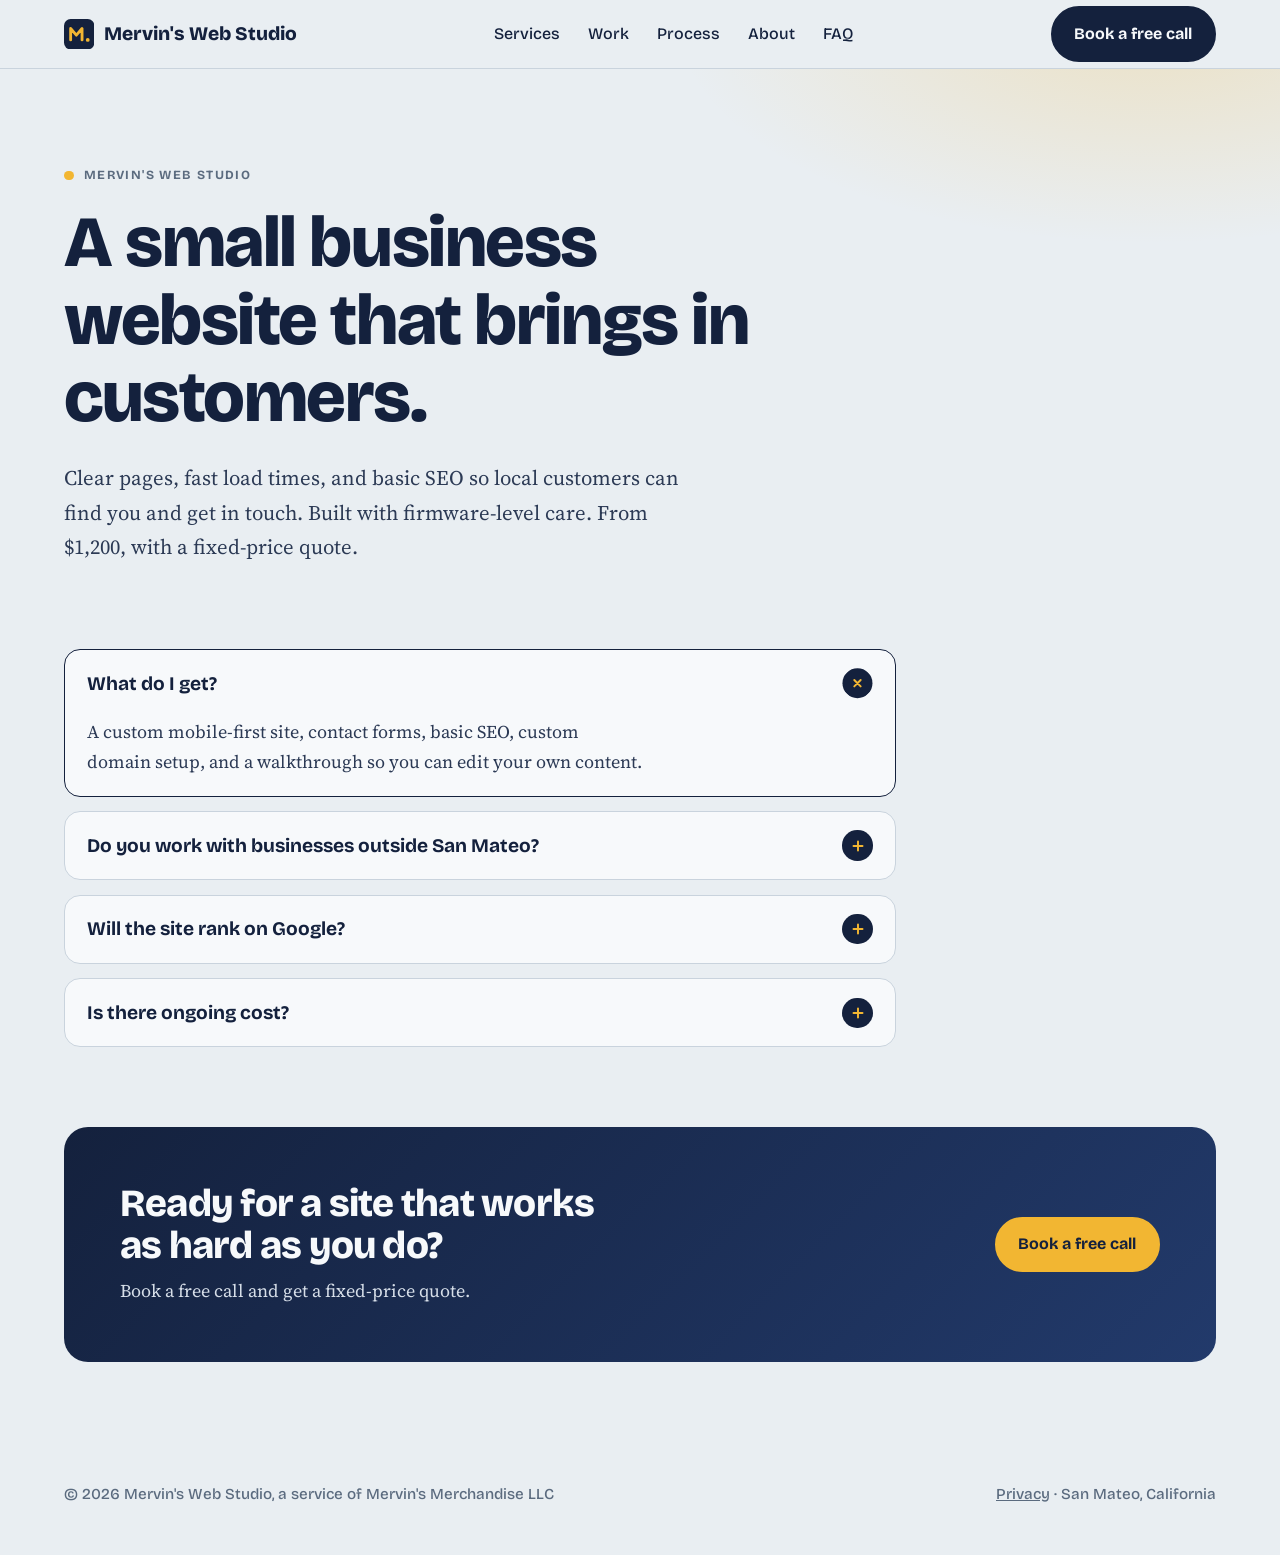
<file: small-business-website.html>
<!DOCTYPE html>
<html lang="en">
<head>
<meta charset="utf-8">
<meta name="viewport" content="width=device-width, initial-scale=1, viewport-fit=cover">
<title>Small Business Website Design in San Mateo, CA | Mervin's Web Studio</title>
<meta name="description" content="Fast, secure, easy-to-maintain websites for small businesses in San Mateo and the Bay Area. Fixed pricing from $1,200, launched in about two weeks.">
<link rel="canonical" href="https://mervinswebstudio.com/small-business-website.html">
<meta property="og:type" content="website">
<meta property="og:site_name" content="Mervin's Web Studio">
<meta property="og:locale" content="en_US">
<meta property="og:url" content="https://mervinswebstudio.com/small-business-website.html">
<meta property="og:title" content="Small Business Website Design in San Mateo, CA | Mervin's Web Studio">
<meta property="og:description" content="Fast, secure, easy-to-maintain websites for small businesses in San Mateo and the Bay Area. Fixed pricing from $1,200, launched in about two weeks.">
<meta property="og:image" content="https://mervinswebstudio.com/images/portfolio-embedded.webp">
<meta property="og:image:alt" content="A preview of a professional portfolio website built by Mervin's Web Studio">
<meta name="twitter:card" content="summary_large_image">
<meta name="twitter:title" content="Small Business Website Design in San Mateo, CA | Mervin's Web Studio">
<meta name="twitter:description" content="Fast, secure websites for small businesses in San Mateo and the Bay Area.">
<meta name="twitter:image" content="https://mervinswebstudio.com/images/portfolio-embedded.webp">
<meta name="twitter:image:alt" content="A preview of a professional portfolio website built by Mervin's Web Studio">
<meta name="theme-color" content="#14213D">
<link rel="icon" href="data:image/svg+xml,<svg xmlns='http://www.w3.org/2000/svg' viewBox='0 0 64 64'><rect width='64' height='64' rx='14' fill='%2314213D'/><path d='M14 44V20l12 14 12-14v24' fill='none' stroke='%23F2B632' stroke-width='6' stroke-linecap='round' stroke-linejoin='round'/><circle cx='50' cy='44' r='4' fill='%23F2B632'/></svg>">
<link rel="preload" href="fonts/bricolage-grotesque-latin.woff2" as="font" type="font/woff2" crossorigin>
<link rel="preload" href="fonts/source-serif-4-latin.woff2" as="font" type="font/woff2" crossorigin>
<link rel="stylesheet" href="fonts.css">
<script type="application/ld+json">{"@context":"https://schema.org","@type":"BreadcrumbList","itemListElement":[{"@type":"ListItem","position":1,"name":"Home","item":"https://mervinswebstudio.com/"},{"@type":"ListItem","position":2,"name":"Small Business Websites","item":"https://mervinswebstudio.com/small-business-website.html"}]}</script>
<style>
  :root {
    --fog: #E9EEF2; --paper: #F7F9FB; --harbor: #14213D; --slate: #5B6B7F; --marigold: #F2B632; --line: #C9D3DD;
    --display: "Bricolage Grotesque", "Helvetica Neue", Arial, sans-serif;
    --body: "Source Serif 4", Georgia, "Times New Roman", serif;
    --wrap: 72rem;
    box-sizing: border-box;
  }
  *, *::before, *::after { box-sizing: inherit; }
  html { scroll-behavior: smooth; }
  @media (prefers-reduced-motion: reduce) { html { scroll-behavior: auto; } * { transition: none !important; animation: none !important; } }
  body { margin: 0; background: var(--fog); color: var(--harbor); font-family: var(--body); font-size: 1.125rem; line-height: 1.65; -webkit-font-smoothing: antialiased; }
  a { color: inherit; }
  :focus-visible { outline: 3px solid var(--marigold); outline-offset: 3px; border-radius: 4px; }
  .wrap { width: min(var(--wrap), 100% - 2.5rem); margin-inline: auto; }
  h1, h2, h3 { font-family: var(--display); line-height: 1.08; margin: 0; letter-spacing: -0.02em; }
  p { margin: 0 0 1em; max-width: 62ch; }

  .progress { position: fixed; inset: 0 0 auto 0; height: 3px; z-index: 30; pointer-events: none; transform-origin: 0 50%; transform: scaleX(var(--p, 0)); background: linear-gradient(90deg, var(--marigold), #ffdd8a); }
  .top { position: sticky; top: 0; z-index: 10; background: rgba(233, 238, 242, .92); backdrop-filter: blur(8px); border-bottom: 1px solid var(--line); transition: box-shadow 300ms ease, background 300ms ease; }
  .top.scrolled { background: rgba(247, 249, 251, .94); box-shadow: 0 12px 30px -20px rgba(20, 33, 61, .45); }
  .top .wrap { display: flex; align-items: center; justify-content: space-between; height: 4.25rem; gap: 1rem; }
  .brand { font-family: var(--display); font-weight: 800; font-size: 1.2rem; text-decoration: none; display: flex; align-items: center; gap: .6rem; }
  .brand-mark { width: 1.9rem; height: 1.9rem; }
  .nav { display: flex; gap: 1.75rem; font-family: var(--display); font-weight: 500; font-size: 1rem; }
  .nav a { text-decoration: none; position: relative; }
  .nav a:hover { text-decoration: underline; text-underline-offset: 4px; }
  .nav a[aria-current="page"]::after { content: ""; position: absolute; left: 0; right: 0; bottom: -.35rem; height: 3px; border-radius: 3px; background: var(--marigold); }
  .btn { display: inline-block; font-family: var(--display); font-weight: 700; font-size: 1rem; padding: .8rem 1.35rem; border-radius: 999px; text-decoration: none; border: 2px solid var(--harbor); background: var(--harbor); color: var(--paper); cursor: pointer; transition: transform 220ms ease, background 200ms ease, box-shadow 200ms ease; }
  .btn:hover { background: #1f3160; border-color: #1f3160; box-shadow: 0 14px 26px -14px rgba(20, 33, 61, .65); }
  .btn.gold { background: var(--marigold); border-color: var(--marigold); color: var(--harbor); }
  .btn.gold:hover { background: #ffc94d; border-color: #ffc94d; }
  .menu-btn, .nav .nav-cta { display: none; }
  @media (max-width: 760px) {
    .top .wrap { height: 3.75rem; gap: .6rem; }
    .brand { font-size: 1.05rem; white-space: nowrap; margin-right: auto; }
    .brand-mark { width: 1.7rem; height: 1.7rem; }
    .top .btn { padding: .55rem 1rem; font-size: .92rem; white-space: nowrap; }
    .menu-btn { display: grid; place-items: center; width: 2.75rem; height: 2.75rem; flex: none; border: 1px solid var(--line); border-radius: .7rem; background: var(--paper); color: var(--harbor); cursor: pointer; }
    .menu-btn svg { width: 1.3rem; height: 1.3rem; }
    .menu-btn .close, .top.open .menu-btn .open { display: none; }
    .top.open .menu-btn .close { display: block; }
    .nav { display: none; position: absolute; top: 100%; left: 0; right: 0; flex-direction: column; gap: 0; background: var(--paper); border-bottom: 1px solid var(--line); box-shadow: 0 20px 30px -20px rgba(20, 33, 61, .35); padding: .5rem 1.25rem 1rem; }
    .top.open .nav { display: flex; }
    .nav a { padding: .9rem 0; font-size: 1.1rem; border-bottom: 1px solid var(--fog); }
    .nav a:last-child { border-bottom: 0; }
    .nav a[aria-current="page"]::after { display: none; }
    .nav a[aria-current="page"] { font-weight: 700; }
    .nav .nav-cta { display: block; margin-top: .75rem; padding: .9rem 1rem; text-align: center; color: var(--paper); }
  }
  @media (max-width: 480px) { .top .wrap > .btn { display: none; } }

  .faq-hero { position: relative; overflow: clip; padding: clamp(3.5rem, 8vw, 6rem) 0 clamp(1.5rem, 4vw, 2.5rem); background: radial-gradient(50rem 24rem at 90% -10%, rgba(242, 182, 50, .24), transparent 60%); }
  .faq-head .eyebrow { display: flex; align-items: center; gap: .65rem; margin: 0 0 1.15rem; font-family: var(--display); font-size: .78rem; font-weight: 700; letter-spacing: .11em; text-transform: uppercase; color: var(--slate); }
  .faq-head .eyebrow::before { content: ""; width: .6rem; height: .6rem; border-radius: 50%; background: var(--marigold); }
  .faq-head h1 { font-size: clamp(2.5rem, 6.5vw, 4.5rem); font-weight: 800; max-width: 16ch; }
  .faq-head p.lede { margin-top: 1.5rem; font-size: clamp(1.1rem, 2vw, 1.3rem); color: #2c3a55; }

  .faq-list { display: grid; gap: .9rem; padding: 1.5rem 0 clamp(3rem, 7vw, 5rem); max-width: 52rem; }
  .faq-list details { background: var(--paper); border: 1px solid var(--line); border-radius: 1rem; transition: box-shadow 250ms ease, border-color 250ms ease; }
  .faq-list details:hover { box-shadow: 0 18px 36px -26px rgba(20, 33, 61, .55); }
  .faq-list details[open] { border-color: var(--harbor); }
  .faq-list summary { list-style: none; cursor: pointer; display: flex; align-items: center; justify-content: space-between; gap: 1rem; padding: 1.15rem 1.4rem; font-family: var(--display); font-weight: 700; font-size: 1.2rem; line-height: 1.25; }
  .faq-list summary::-webkit-details-marker { display: none; }
  .faq-list summary::after { content: ""; flex: none; width: 1.9rem; height: 1.9rem; border-radius: 50%; background: var(--harbor) url("data:image/svg+xml,%3Csvg xmlns='http://www.w3.org/2000/svg' viewBox='0 0 24 24' fill='none' stroke='%23F2B632' stroke-width='2.6' stroke-linecap='round'%3E%3Cpath d='M12 6v12M6 12h12'/%3E%3C/svg%3E") center / 1.1rem no-repeat; transition: transform 300ms ease; }
  .faq-list details[open] summary::after { transform: rotate(135deg); }
  .faq-list .answer { padding: 0 1.4rem 1.2rem; color: #2c3a55; }
  .faq-list .answer p:last-child { margin-bottom: 0; }

  .cta { background: linear-gradient(135deg, var(--harbor), #223a6b); color: var(--paper); border-radius: 1.5rem; padding: clamp(2rem, 6vw, 3.5rem); margin-bottom: clamp(3rem, 7vw, 5rem); display: flex; flex-wrap: wrap; align-items: center; justify-content: space-between; gap: 1.5rem; }
  .cta h2 { font-size: clamp(1.6rem, 3.5vw, 2.4rem); font-weight: 800; max-width: 20ch; }
  .cta p { color: #d6dee8; margin: .6rem 0 0; }

  footer { padding: 2.5rem 0 3rem; font-family: var(--display); font-size: .95rem; color: var(--slate); }
  footer .wrap { display: flex; flex-wrap: wrap; justify-content: space-between; gap: 1rem; }
  @media (max-width: 560px) { body { font-size: 1.0625rem; } .cta .btn { display: block; width: 100%; text-align: center; } footer .wrap { flex-direction: column; gap: .5rem; } .faq-list summary { font-size: 1.1rem; } }

  .motion-ready [data-reveal="up"] { opacity: 0; transform: translateY(1.25rem); transition: opacity 700ms ease, transform 700ms cubic-bezier(.2, .7, .2, 1); transition-delay: var(--reveal-delay, 0ms); }
  .motion-ready [data-reveal="up"].is-visible { opacity: 1; transform: translateY(0); }
</style>
<script type="application/ld+json">[{"@context": "https://schema.org", "@type": "Service", "name": "A small business website that brings in customers", "provider": {"@type": "ProfessionalService", "name": "Mervin's Web Studio", "url": "https://mervinswebstudio.com/"}, "areaServed": "US", "description": "Fast, secure, easy-to-maintain websites for small businesses in San Mateo and the Bay Area. Fixed pricing from $1,200, launched in about two weeks."}, {"@context": "https://schema.org", "@type": "FAQPage", "mainEntity": [{"@type": "Question", "name": "What do I get?", "acceptedAnswer": {"@type": "Answer", "text": "A custom mobile-first site, contact forms, basic SEO, custom domain setup, and a walkthrough so you can edit your own content."}}, {"@type": "Question", "name": "Do you work with businesses outside San Mateo?", "acceptedAnswer": {"@type": "Answer", "text": "Yes. I am based in San Mateo, California, and work with clients across the Bay Area and remotely."}}, {"@type": "Question", "name": "Will the site rank on Google?", "acceptedAnswer": {"@type": "Answer", "text": "Every build includes the technical SEO foundations: fast pages, correct titles and descriptions, structured data, and a sitemap. Rankings also depend on content and reviews, which I can advise on."}}, {"@type": "Question", "name": "Is there ongoing cost?", "acceptedAnswer": {"@type": "Answer", "text": "Only if you want it. A care plan covers hosting, security updates, uptime monitoring, and small edits."}}]}]</script>
</head>
<body>

<div class="progress" aria-hidden="true"></div>

<header class="top">
  <div class="wrap">
    <a class="brand" href="index.html" aria-label="Mervin's Web Studio home">
      <svg class="brand-mark" viewBox="0 0 64 64" aria-hidden="true"><rect width="64" height="64" rx="14" fill="#14213D"/><path d="M14 44V20l12 14 12-14v24" fill="none" stroke="#F2B632" stroke-width="6" stroke-linecap="round" stroke-linejoin="round"/><circle cx="50" cy="44" r="4" fill="#F2B632"/></svg>
      <span class="brand-name">Mervin's Web Studio</span>
    </a>
    <nav class="nav" id="site-nav" aria-label="Main">
      <a href="index.html#services">Services</a>
      <a href="index.html#work">Work</a>
      <a href="index.html#process">Process</a>
      <a href="index.html#about">About</a>
      <a href="faq.html">FAQ</a>
      <a class="btn nav-cta" href="index.html#contact">Book a free call</a>
    </nav>
    <a class="btn" href="index.html#contact">Book a free call</a>
    <button class="menu-btn" type="button" aria-controls="site-nav" aria-expanded="false" aria-label="Open menu">
      <svg class="open" viewBox="0 0 24 24" fill="none" stroke="currentColor" stroke-width="2.2" stroke-linecap="round" aria-hidden="true"><path d="M4 7h16M4 12h16M4 17h16"/></svg>
      <svg class="close" viewBox="0 0 24 24" fill="none" stroke="currentColor" stroke-width="2.2" stroke-linecap="round" aria-hidden="true"><path d="M6 6l12 12M18 6L6 18"/></svg>
    </button>
  </div>
</header>

<main>
  <section class="faq-hero">
    <div class="wrap faq-head">
      <p class="eyebrow">Mervin's Web Studio</p>
      <h1>A small business website that brings in customers.</h1>
      <p class="lede">Clear pages, fast load times, and basic SEO so local customers can find you and get in touch. Built with firmware-level care. From $1,200, with a fixed-price quote.</p>
    </div>
  </section>

  <div class="wrap">
    <div class="faq-list">
      <details open>
        <summary>What do I get?</summary>
        <div class="answer"><p>A custom mobile-first site, contact forms, basic SEO, custom domain setup, and a walkthrough so you can edit your own content.</p></div>
      </details>
      <details>
        <summary>Do you work with businesses outside San Mateo?</summary>
        <div class="answer"><p>Yes. I am based in San Mateo, California, and work with clients across the Bay Area and remotely.</p></div>
      </details>
      <details>
        <summary>Will the site rank on Google?</summary>
        <div class="answer"><p>Every build includes the technical SEO foundations: fast pages, correct titles and descriptions, structured data, and a sitemap. Rankings also depend on content and reviews, which I can advise on.</p></div>
      </details>
      <details>
        <summary>Is there ongoing cost?</summary>
        <div class="answer"><p>Only if you want it. A care plan covers hosting, security updates, uptime monitoring, and small edits.</p></div>
      </details>
    </div>

    <div class="cta" data-reveal="up">
      <div>
        <h2>Ready for a site that works as hard as you do?</h2>
        <p>Book a free call and get a fixed-price quote.</p>
      </div>
      <a class="btn gold" href="index.html#contact">Book a free call</a>
    </div>
  </div>
</main>

<footer>
  <div class="wrap">
    <span>&copy; <span id="yr">2026</span> Mervin's Web Studio, a service of Mervin's Merchandise LLC</span>
    <span><a href="privacy.html">Privacy</a> · San Mateo, California</span>
  </div>
</footer>

<script>
  document.getElementById('yr').textContent = new Date().getFullYear();
  var topBar = document.querySelector('.top');
  var menuBtn = topBar.querySelector('.menu-btn');
  function setMenu(open) {
    topBar.classList.toggle('open', open);
    menuBtn.setAttribute('aria-expanded', open);
    menuBtn.setAttribute('aria-label', open ? 'Close menu' : 'Open menu');
  }
  menuBtn.addEventListener('click', function () { setMenu(!topBar.classList.contains('open')); });
  document.addEventListener('keydown', function (e) { if (e.key === 'Escape') setMenu(false); });
</script>
<script src="animations.js?v=7" defer></script>
<script src="site-config.js" defer></script>
<script src="analytics.js" defer></script>
</body>
</html>
</file>
<file: fonts.css>
@font-face {
  font-family: "Bricolage Grotesque";
  font-style: normal;
  font-weight: 500 800;
  font-display: swap;
  src: url("fonts/bricolage-grotesque-latin.woff2") format("woff2");
  unicode-range: U+0000-00FF, U+0131, U+0152-0153, U+02BB-02BC, U+02C6, U+02DA, U+02DC, U+0304, U+0308, U+0329, U+2000-206F, U+20AC, U+2122, U+2191, U+2193, U+2212, U+2215, U+FEFF, U+FFFD;
}

@font-face {
  font-family: "Source Serif 4";
  font-style: normal;
  font-weight: 400 600;
  font-display: swap;
  src: url("fonts/source-serif-4-latin.woff2") format("woff2");
  unicode-range: U+0000-00FF, U+0131, U+0152-0153, U+02BB-02BC, U+02C6, U+02DA, U+02DC, U+0304, U+0308, U+0329, U+2000-206F, U+20AC, U+2122, U+2191, U+2193, U+2212, U+2215, U+FEFF, U+FFFD;
}
</file>
